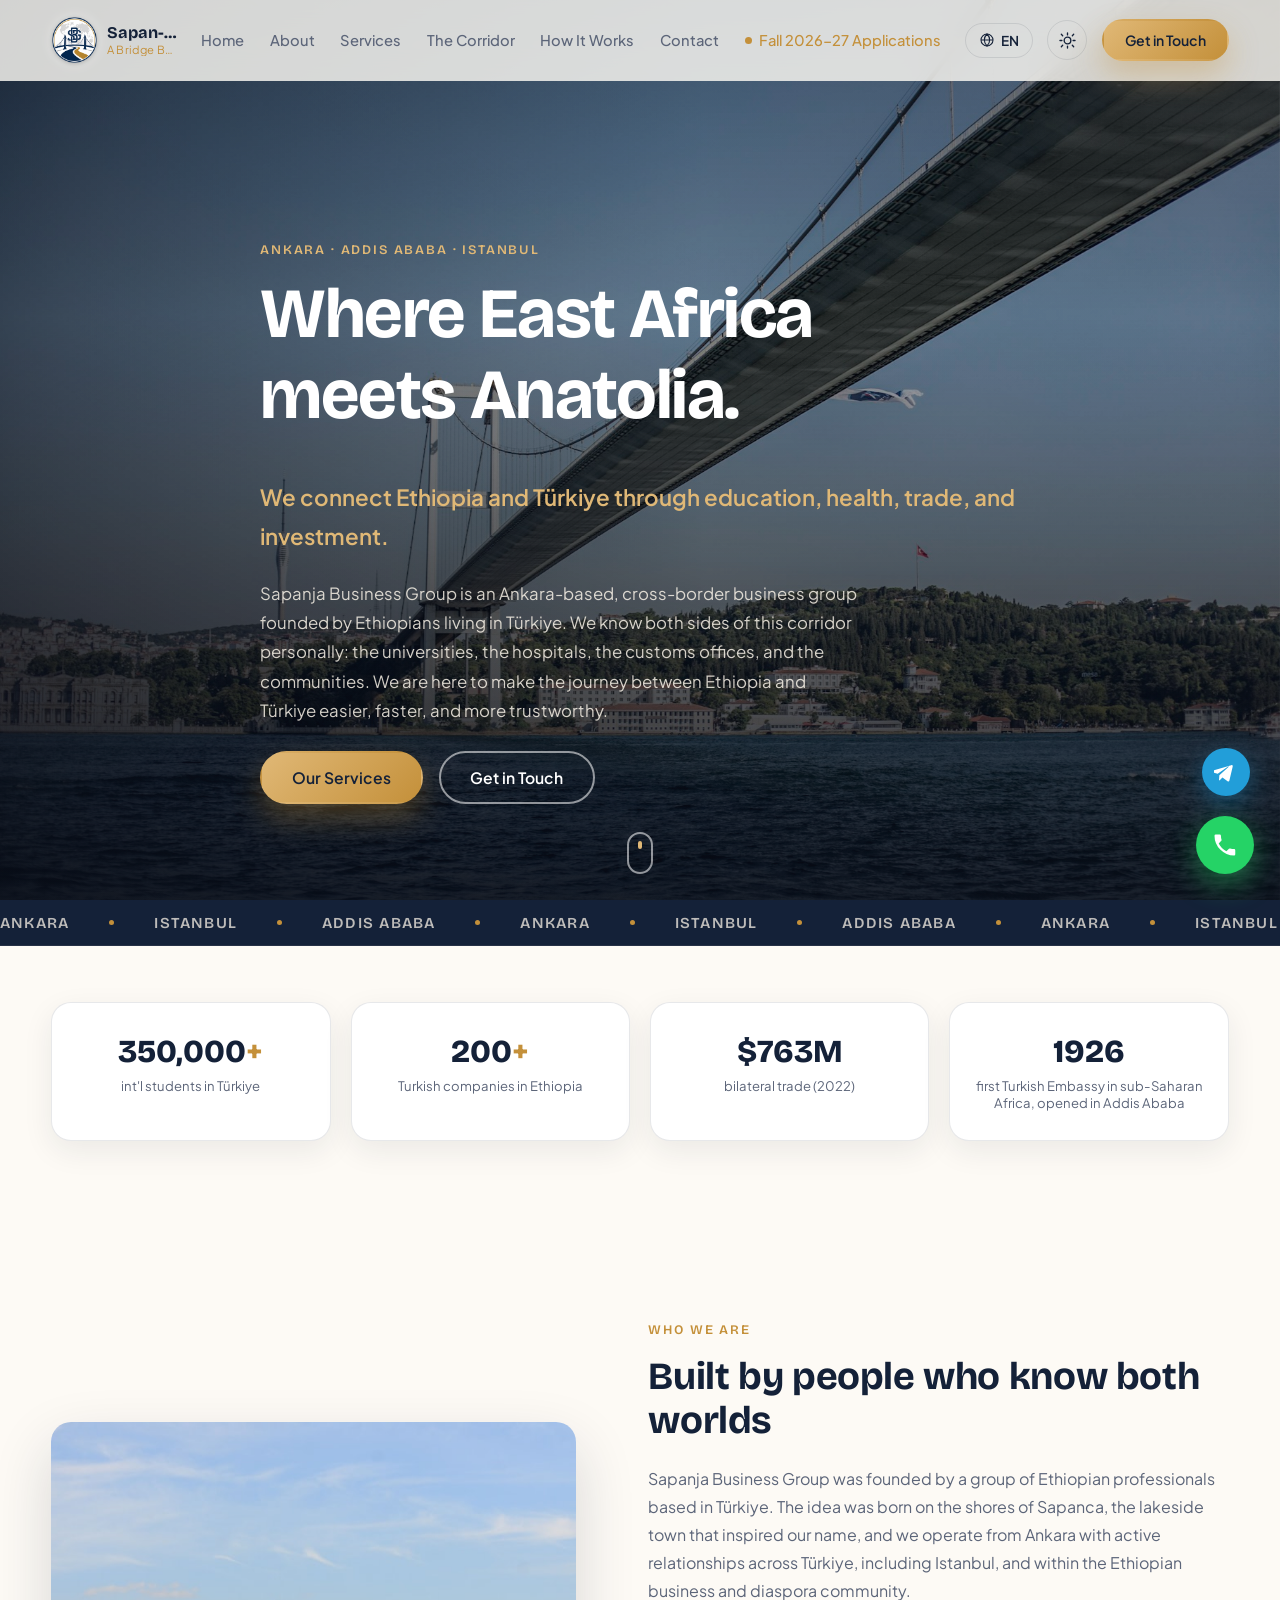
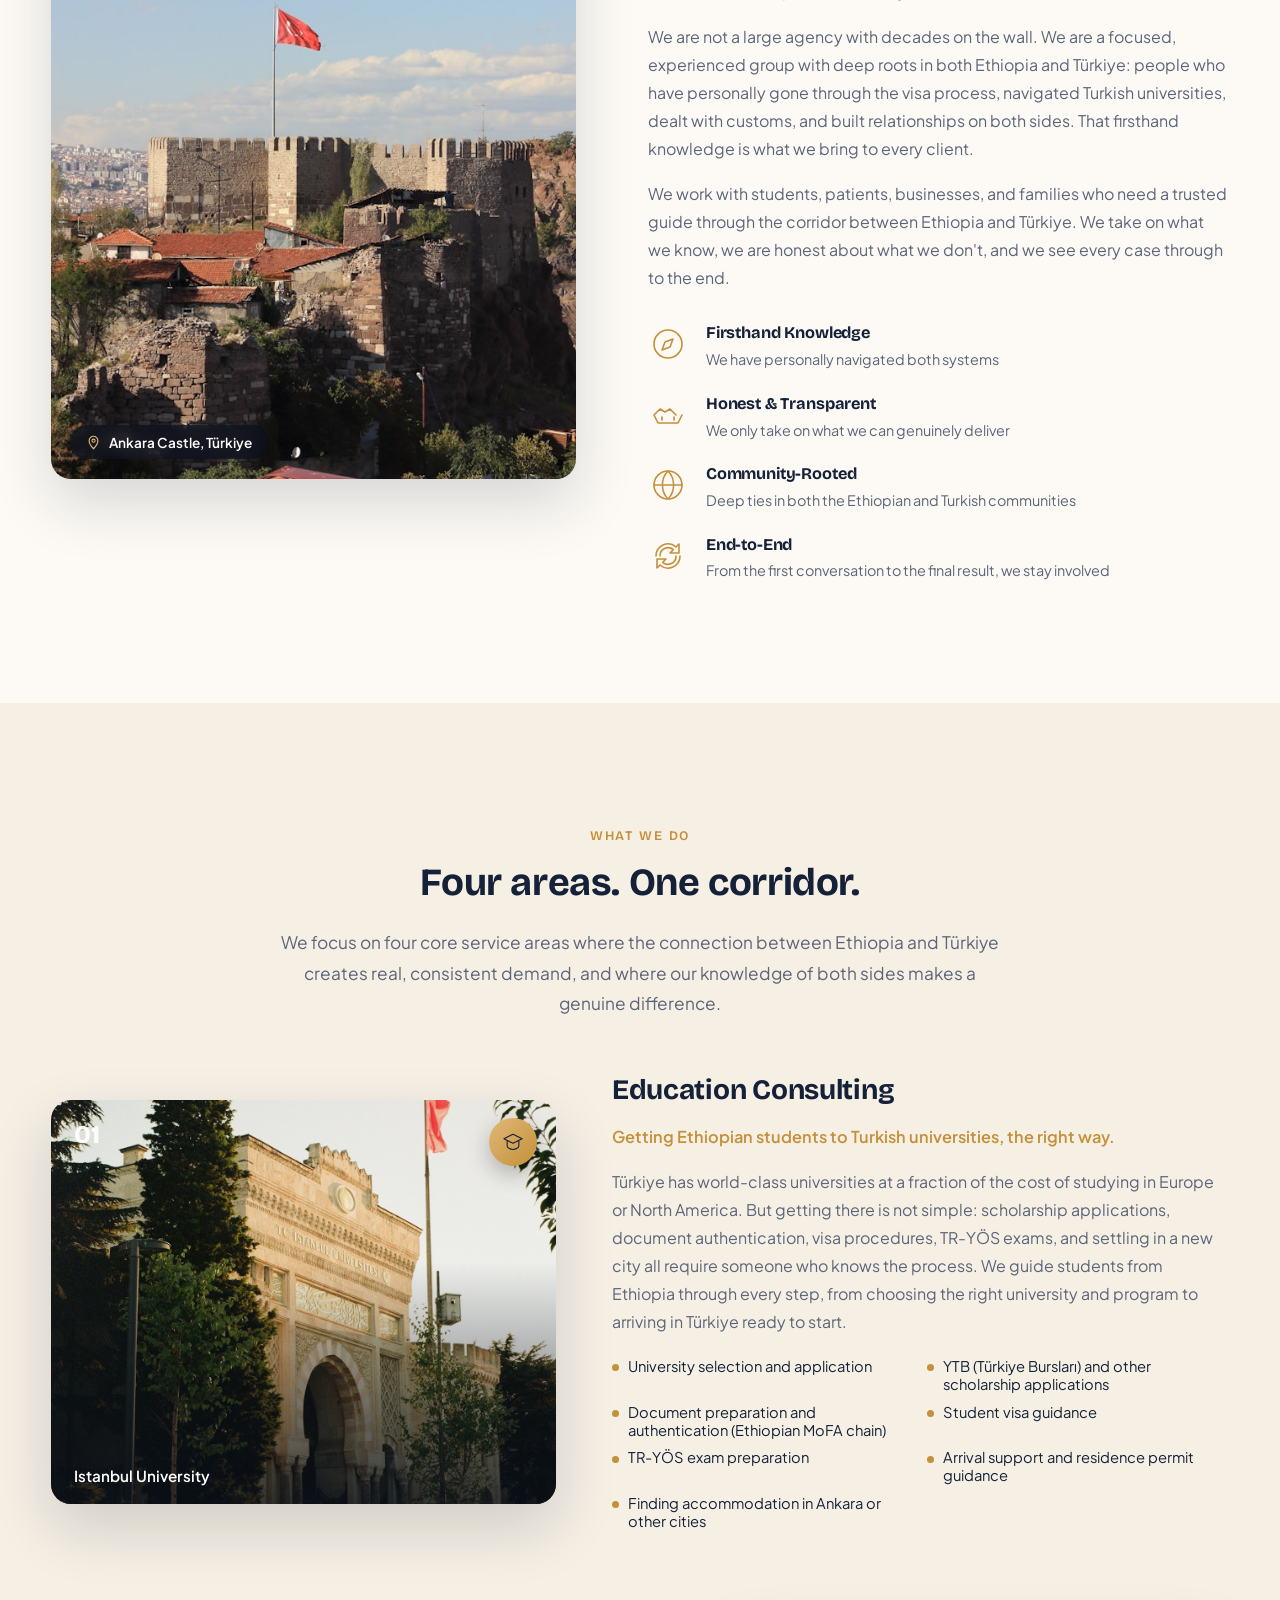
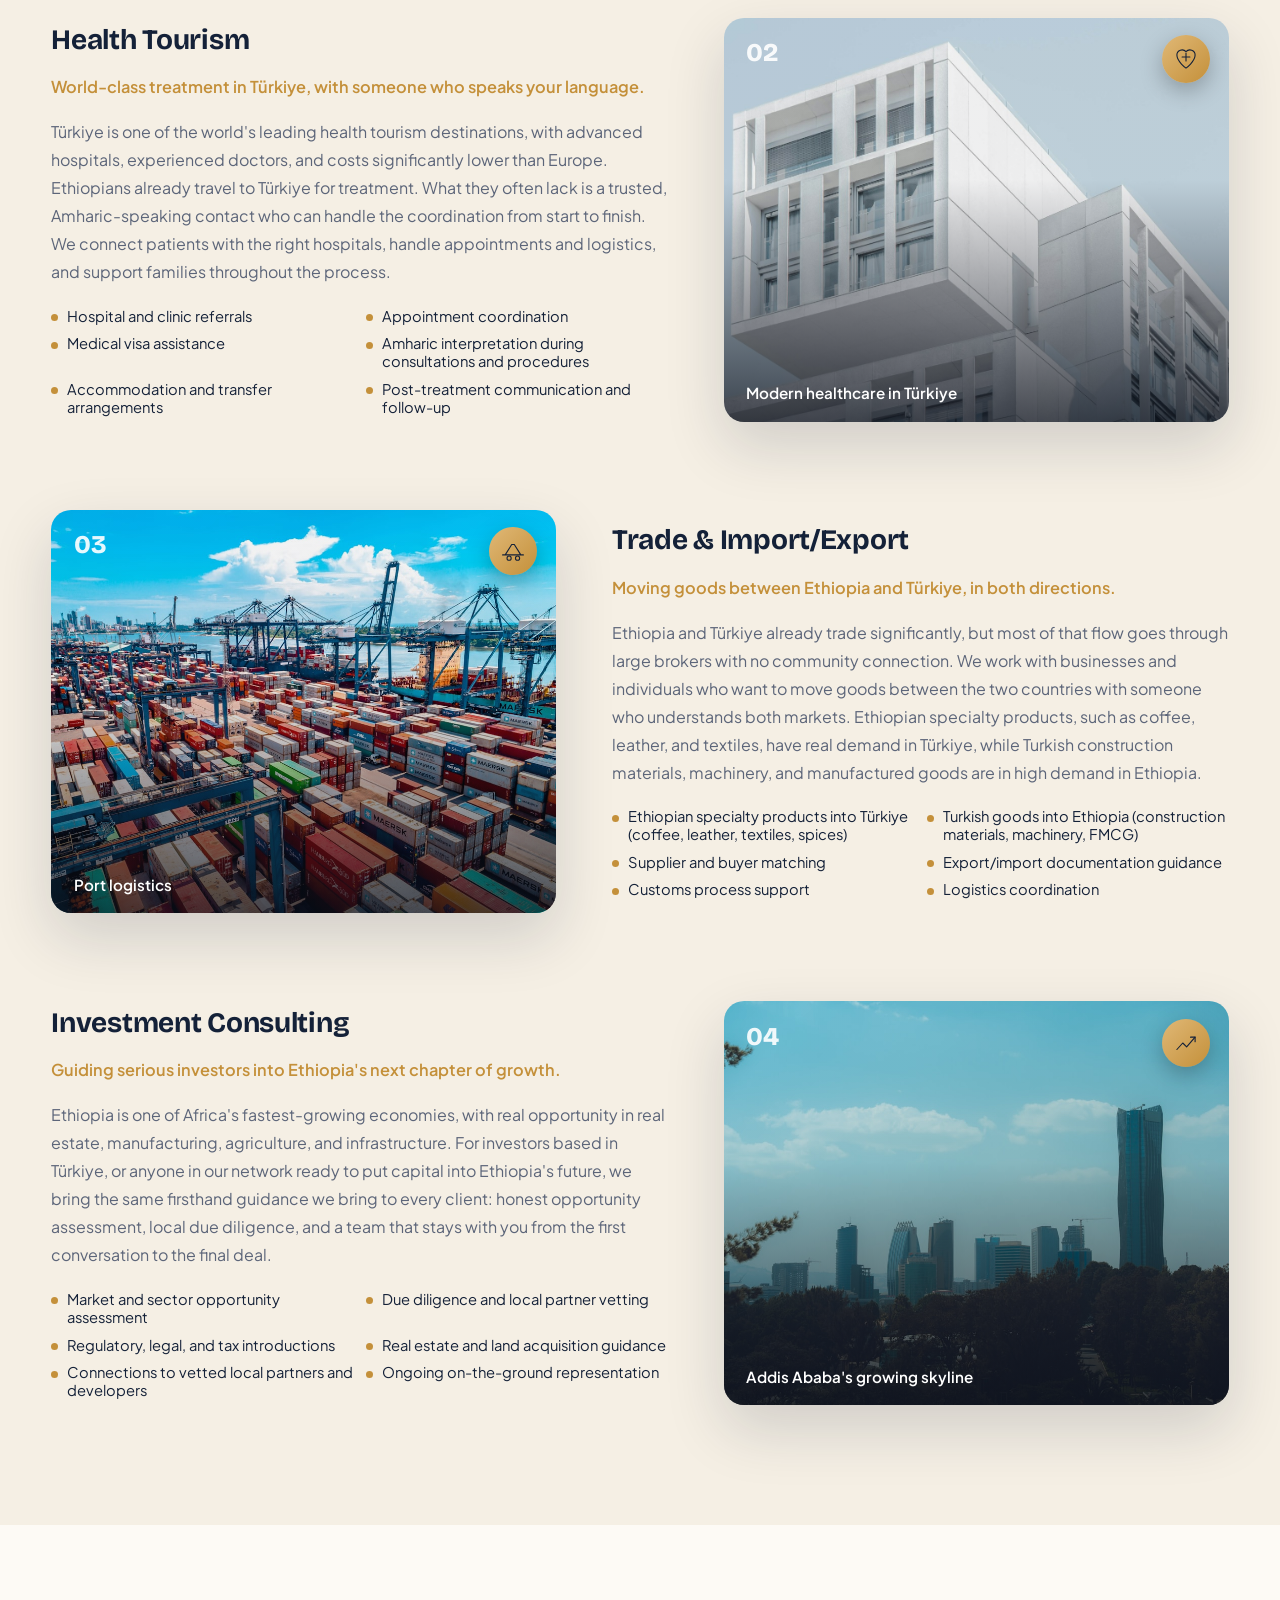
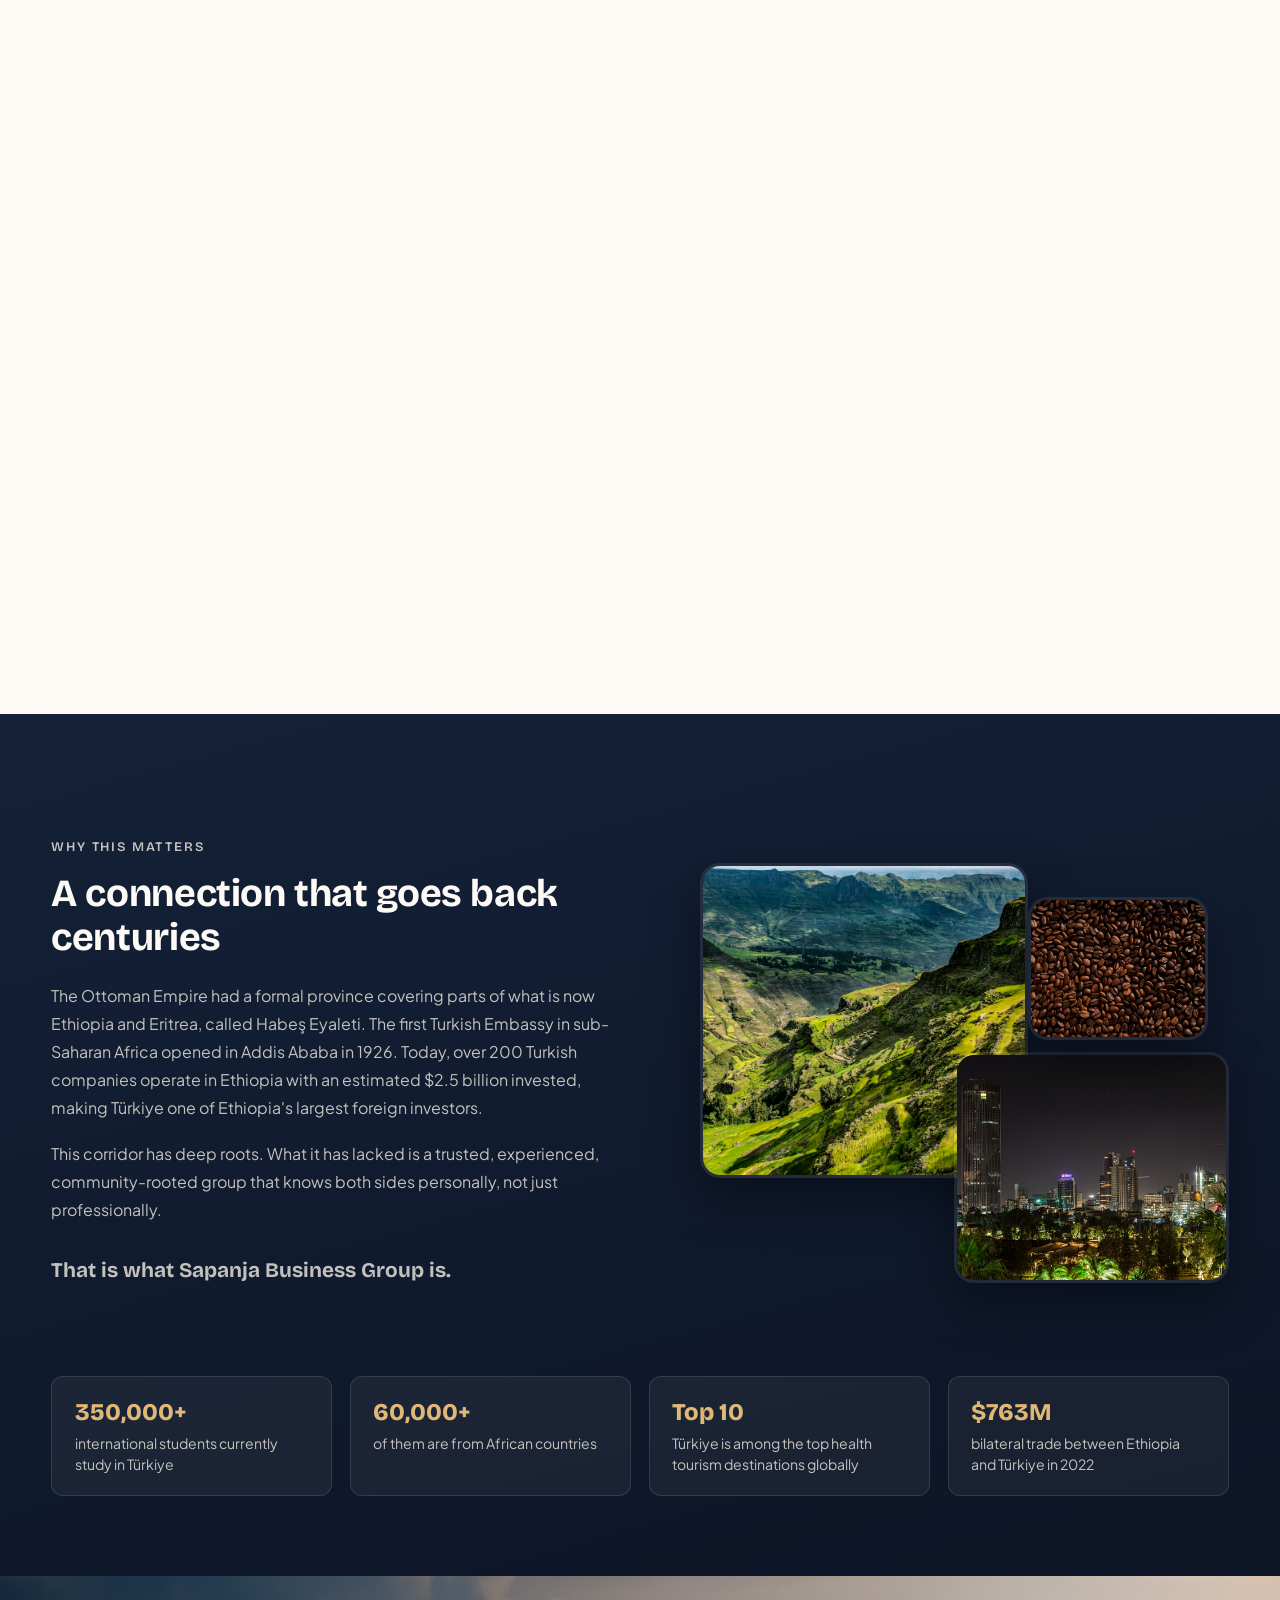
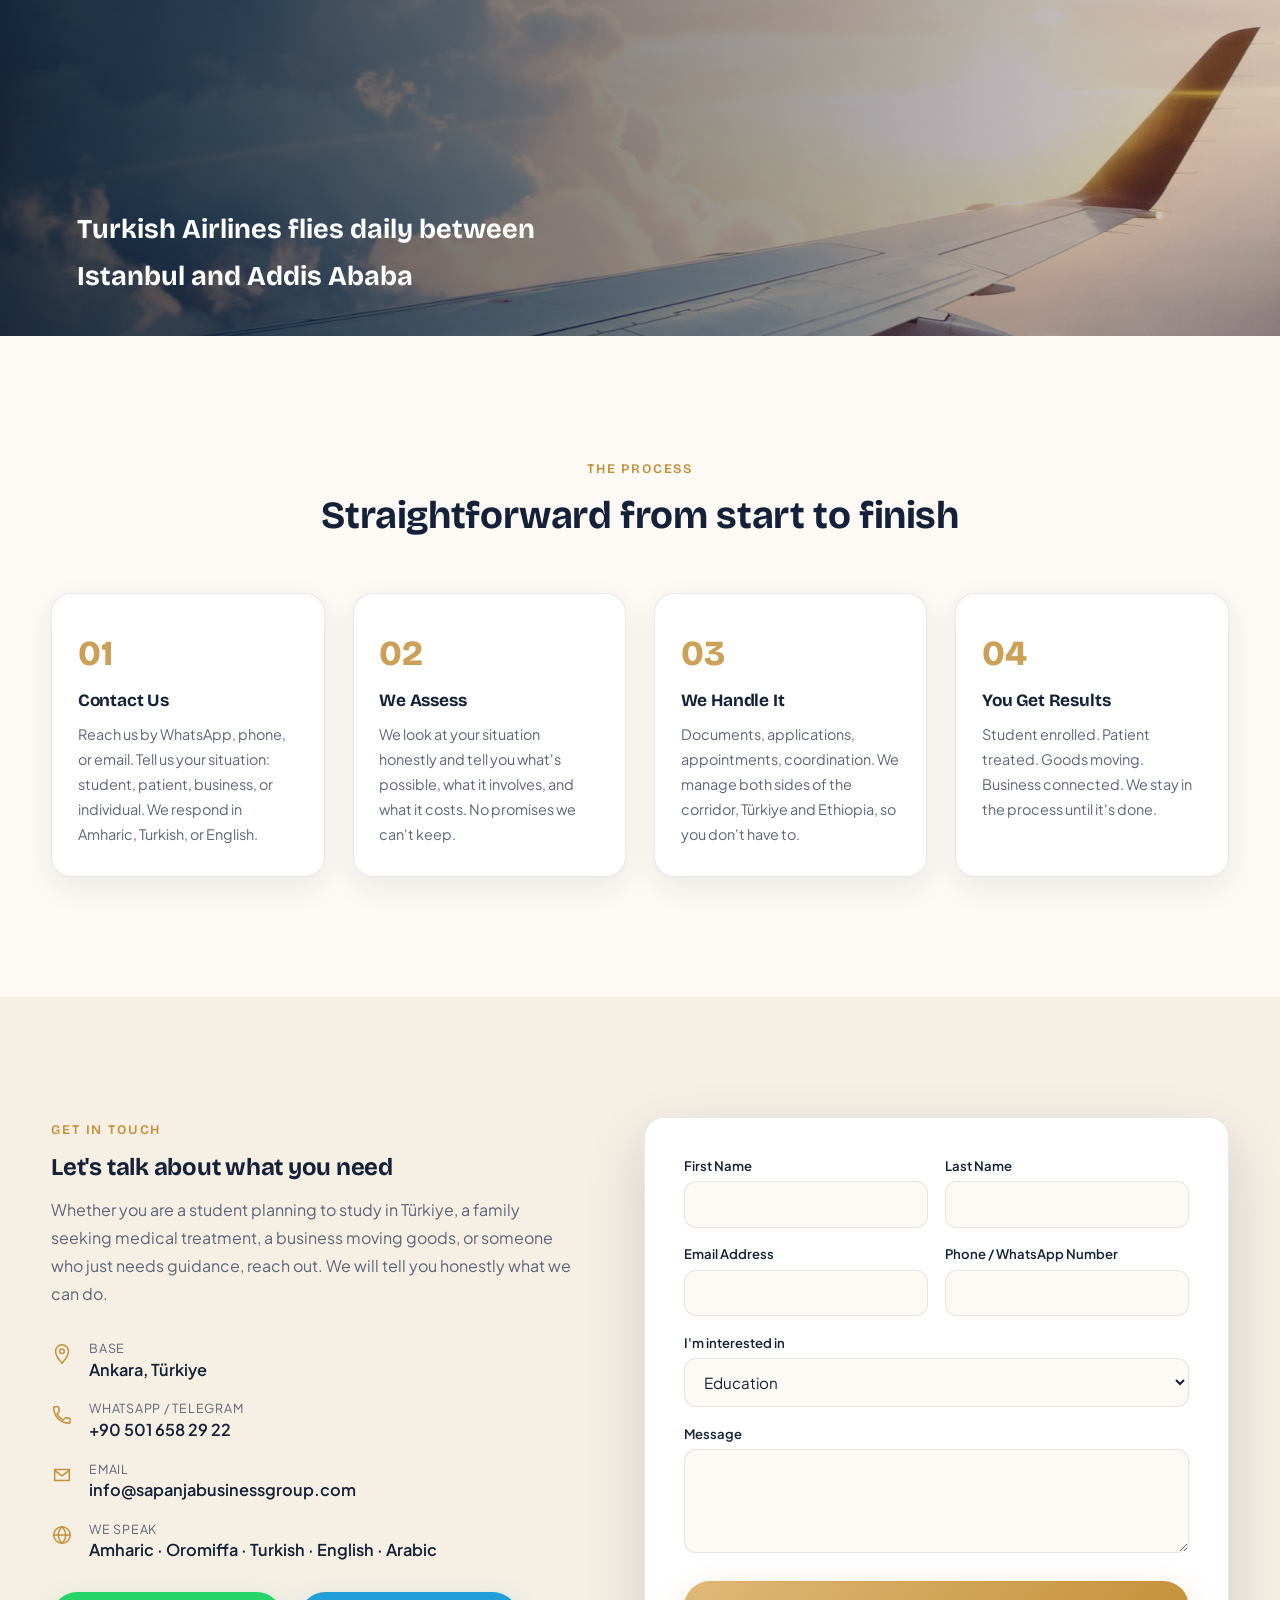
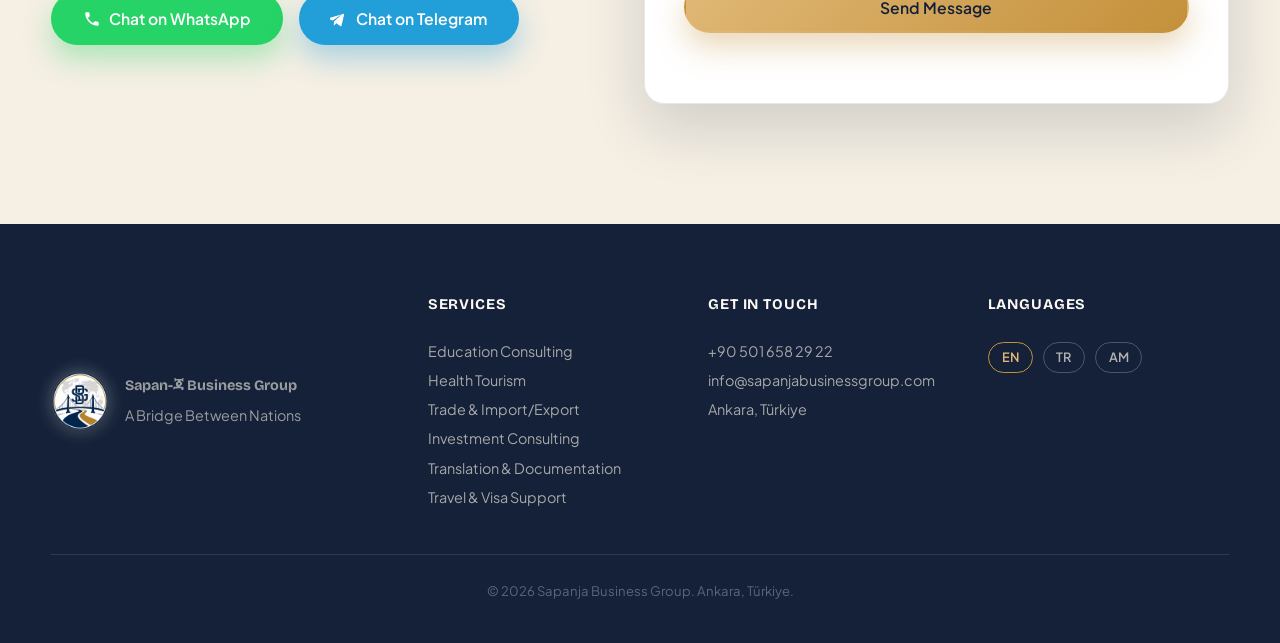
<file: index.html>
<!DOCTYPE html>
<html lang="en">
<head>
<meta charset="UTF-8">
<meta name="viewport" content="width=device-width, initial-scale=1.0">
<title>Sapanja Business Group | Ethiopia Türkiye Education, Health & Trade</title>
<meta name="description" content="Ankara-based cross-border business group connecting Ethiopia and Türkiye through education consulting, health tourism, import/export trade, and investment consulting. We speak Amharic, Oromiffa, Turkish, English, and Arabic.">
<meta name="keywords" content="study in Türkiye from Ethiopia, Ethiopian students Türkiye, health tourism Türkiye Ethiopia, Ethiopia Türkiye trade, Amharic Turkish translation, YTB scholarship Ethiopia, Ankara Ethiopia business">
<link rel="icon" type="image/png" href="assets/logo-icon.png">

<meta property="og:title" content="Sapanja Business Group | Connecting Ethiopia and Türkiye">
<meta property="og:description" content="Education, health tourism, trade, and investment between Ethiopia and Türkiye.">
<meta property="og:image" content="assets/images/hero-istanbul.jpg">
<meta property="og:type" content="website">

<link rel="preconnect" href="https://fonts.googleapis.com">
<link rel="preconnect" href="https://fonts.gstatic.com" crossorigin>
<link href="https://fonts.googleapis.com/css2?family=Bricolage+Grotesque:opsz,wght@12..96,400..800&family=Plus+Jakarta+Sans:ital,wght@0,400;0,500;0,600;0,700;0,800;1,500&family=Noto+Sans+Ethiopic:wght@400;500;600;700;800&display=swap" rel="stylesheet">

<link rel="stylesheet" href="css/styles.css">
</head>
<body>

<div id="preloader" aria-hidden="true">
  <div class="preloader-badge">
    <video class="preloader-video" src="assets/animation.mp4" autoplay muted playsinline></video>
  </div>
  <p class="preloader-text">A Bridge Between Nations</p>
</div>

<header class="site-header" id="siteHeader">
  <div class="container header-inner">
    <a href="#home" class="brand">
      <img src="assets/logo-icon.png" alt="Sapanja Business Group" class="brand-logo">
      <span class="brand-text">
        <span class="brand-name">Sapan-ጃ Business Group</span>
        <span class="brand-tag" data-i18n="footer.tagline">A Bridge Between Nations</span>
      </span>
    </a>

    <nav class="main-nav" id="mainNav">
      <a href="#home" data-i18n="nav.home">Home</a>
      <a href="#about" data-i18n="nav.about">About</a>
      <a href="#services" data-i18n="nav.services">Services</a>
      <a href="#corridor" data-i18n="nav.corridor">The Corridor</a>
      <a href="#process" data-i18n="nav.process">How It Works</a>
      <a href="#contact" data-i18n="nav.contact">Contact</a>
      <a href="/apply" class="nav-apply-link"><i></i><span data-i18n="nav.apply">Fall 2026-27 Applications</span></a>
    </nav>

    <div class="header-actions">
      <div class="lang-switch" id="langSwitch">
        <button type="button" class="lang-current" id="langButton" aria-haspopup="listbox" aria-expanded="false">
          <svg viewBox="0 0 24 24" class="icon-globe"><circle cx="12" cy="12" r="9"/><path d="M3 12h18M12 3c2.5 2.5 4 6 4 9s-1.5 6.5-4 9c-2.5-2.5-4-6-4-9s1.5-6.5 4-9Z"/></svg>
          <span id="langLabel">EN</span>
        </button>
        <ul class="lang-menu" id="langMenu" role="listbox" aria-label="Select language">
          <li role="option" data-lang="en">English</li>
          <li role="option" data-lang="tr">Türkçe</li>
          <li role="option" data-lang="am">አማርኛ</li>
        </ul>
      </div>

      <button type="button" class="theme-toggle" id="themeToggle" aria-label="Toggle dark mode">
        <svg class="icon-sun" viewBox="0 0 24 24"><circle cx="12" cy="12" r="4.2"/><path d="M12 2.5v2.4M12 19.1v2.4M4.2 4.2l1.7 1.7M18.1 18.1l1.7 1.7M2.5 12h2.4M19.1 12h2.4M4.2 19.8l1.7-1.7M18.1 5.9l1.7-1.7" stroke-linecap="round"/></svg>
        <svg class="icon-moon" viewBox="0 0 24 24"><path d="M20.2 14.6A8.4 8.4 0 1 1 9.4 3.8a6.7 6.7 0 0 0 10.8 10.8Z"/></svg>
      </button>

      <a class="btn btn-gold header-cta" href="#contact" data-i18n="nav.cta">Get in Touch</a>

      <button type="button" class="hamburger" id="hamburger" aria-label="Menu" aria-expanded="false">
        <span></span><span></span><span></span>
      </button>
    </div>
  </div>
</header>

<!-- HERO -->
<section class="hero" id="home">
  <div class="hero-media">
    <picture>
      <source media="(max-width: 640px)" srcset="assets/images/hero-istanbul-mobile.jpg">
      <img src="assets/images/hero-istanbul.jpg" alt="Bosphorus Bridge, Istanbul" class="hero-img">
    </picture>
    <div class="hero-scrim"></div>
  </div>

  <div class="container hero-inner">
    <p class="eyebrow eyebrow-light reveal" data-i18n="hero.eyebrow">Ankara · Addis Ababa · Istanbul</p>
    <h1 class="hero-headline reveal" data-i18n="hero.headline">Where East Africa meets Anatolia.</h1>
    <p class="hero-subheadline reveal" data-i18n="hero.subheadline">We connect Ethiopia and Türkiye through education, health, trade, and investment.</p>
    <p class="hero-body reveal" data-i18n="hero.body">Sapanja Business Group is an Ankara-based, cross-border business group founded by Ethiopians living in Türkiye.</p>

    <div class="hero-cta reveal">
      <a href="#services" class="btn btn-gold" data-i18n="hero.cta1">Our Services</a>
      <a href="#contact" class="btn btn-outline-light" data-i18n="hero.cta2">Get in Touch</a>
    </div>
  </div>

  <a href="#about" class="scroll-cue" aria-hidden="true"><span></span></a>
</section>

<!-- ROUTE MARQUEE -->
<div class="marquee">
  <div class="marquee-track">
    <span>Ankara</span><i></i><span>Istanbul</span><i></i><span>Addis Ababa</span><i></i>
    <span>Ankara</span><i></i><span>Istanbul</span><i></i><span>Addis Ababa</span><i></i>
    <span>Ankara</span><i></i><span>Istanbul</span><i></i><span>Addis Ababa</span><i></i>
    <span>Ankara</span><i></i><span>Istanbul</span><i></i><span>Addis Ababa</span><i></i>
  </div>
</div>

<!-- STATS -->
<section class="stats-strip">
  <div class="container stats-grid">
    <div class="stat-card reveal">
      <span class="stat-num" data-count="350000">0</span><span class="stat-plus">+</span>
      <span class="stat-label" data-i18n="stats.students">int'l students in Türkiye</span>
    </div>
    <div class="stat-card reveal">
      <span class="stat-num" data-count="200">0</span><span class="stat-plus">+</span>
      <span class="stat-label" data-i18n="stats.companies">Turkish companies in Ethiopia</span>
    </div>
    <div class="stat-card reveal">
      <span class="stat-num-plain">$763M</span>
      <span class="stat-label" data-i18n="stats.trade">bilateral trade (2022)</span>
    </div>
    <div class="stat-card reveal">
      <span class="stat-num-plain">1926</span>
      <span class="stat-label" data-i18n="corridor.fact5">first embassy in sub-Saharan Africa</span>
    </div>
  </div>
</section>

<!-- ABOUT -->
<section class="section" id="about">
  <div class="container about-grid">
    <div class="about-media reveal">
      <img src="assets/images/ankara-castle.jpg" alt="Ankara Castle overlooking the city, Türkiye" loading="lazy">
      <div class="about-media-caption">
        <svg viewBox="0 0 24 24" class="pin-icon"><path d="M12 22s7-7.58 7-13A7 7 0 0 0 5 9c0 5.42 7 13 7 13Z"/><circle cx="12" cy="9" r="2.5"/></svg>
        <span data-i18n="about.imageCaption">Ankara Castle, Türkiye</span>
      </div>
    </div>

    <div class="about-copy reveal">
      <p class="eyebrow" data-i18n="about.eyebrow">Who We Are</p>
      <h2 data-i18n="about.headline">Built by people who know both worlds</h2>
      <p data-i18n="about.body1">Sapanja Business Group was founded by a group of Ethiopian professionals based in Türkiye.</p>
      <p data-i18n="about.body2">We are not a large agency with decades on the wall.</p>
      <p data-i18n="about.body3">We work with students, patients, businesses, and families who need a trusted guide.</p>

      <div class="value-list">
        <div class="value-row">
          <svg viewBox="0 0 40 40" class="value-icon"><circle cx="20" cy="20" r="14"/><path d="M25 15l-3 8-8 3 3-8 8-3Z"/></svg>
          <div><h3 data-i18n="about.value1.title">Firsthand Knowledge</h3><p data-i18n="about.value1.desc">We have personally navigated both systems</p></div>
        </div>
        <div class="value-row">
          <svg viewBox="0 0 40 40" class="value-icon"><path d="M6 20l6-6 5 3 5-3 6 6M6 20l4 8h20l4-8M14 22v3M26 22v3"/></svg>
          <div><h3 data-i18n="about.value2.title">Honest &amp; Transparent</h3><p data-i18n="about.value2.desc">We only take on what we can genuinely deliver</p></div>
        </div>
        <div class="value-row">
          <svg viewBox="0 0 40 40" class="value-icon"><circle cx="20" cy="20" r="14"/><path d="M6 20h28M20 6c3.5 3.5 5.6 8.5 5.6 14S23.5 30.5 20 34c-3.5-3.5-5.6-8.5-5.6-14S16.5 9.5 20 6Z"/></svg>
          <div><h3 data-i18n="about.value3.title">Community-Rooted</h3><p data-i18n="about.value3.desc">Deep ties in both the Ethiopian and Turkish communities</p></div>
        </div>
        <div class="value-row">
          <svg viewBox="0 0 40 40" class="value-icon"><path d="M8 20a12 12 0 0 1 20-9l3-3v9h-9l3.3-3.3A8 8 0 0 0 12 20"/><path d="M32 20a12 12 0 0 1-20 9l-3 3v-9h9l-3.3 3.3A8 8 0 0 0 28 20"/></svg>
          <div><h3 data-i18n="about.value4.title">End-to-End</h3><p data-i18n="about.value4.desc">From the first conversation to the final result, we stay involved</p></div>
        </div>
      </div>
    </div>
  </div>
</section>

<!-- SERVICES -->
<section class="section section-alt" id="services">
  <div class="container">
    <div class="section-head reveal">
      <p class="eyebrow" data-i18n="services.eyebrow">What We Do</p>
      <h2 data-i18n="services.headline">Three areas. One corridor.</h2>
      <p class="section-intro" data-i18n="services.intro">We focus on three core service areas where the connection between Ethiopia and Türkiye creates real, consistent demand.</p>
    </div>

    <div class="service-block reveal">
      <div class="service-media">
        <img src="assets/images/education-university.jpg" alt="Istanbul University historic gate" loading="lazy">
        <span class="service-number">01</span>
        <span class="service-badge">
          <svg viewBox="0 0 40 40"><path d="M20 8 6 15l14 7 14-7-14-7Z"/><path d="M11 18v8c0 2.5 4.5 5.5 9 5.5s9-3 9-5.5v-8"/></svg>
        </span>
        <span class="service-caption" data-i18n="service1.imageCaption">Istanbul University</span>
      </div>
      <div class="service-copy">
        <h3 data-i18n="service1.title">Education Consulting</h3>
        <p class="service-tagline" data-i18n="service1.tagline">Getting Ethiopian students to Turkish universities, the right way.</p>
        <p data-i18n="service1.body">Türkiye has world-class universities at a fraction of the cost of studying in Europe or North America.</p>
        <ul class="service-list" id="service1List"></ul>
      </div>
    </div>

    <div class="service-block reverse reveal">
      <div class="service-media">
        <img src="assets/images/health-hospital.jpg" alt="Modern hospital building facade in Türkiye" loading="lazy">
        <span class="service-number">02</span>
        <span class="service-badge">
          <svg viewBox="0 0 40 40"><path d="M20 34S6 24 6 14a8 8 0 0 1 14-5.3A8 8 0 0 1 34 14c0 10-14 20-14 20Z"/><path d="M14 17h12M20 11v12" stroke-linecap="round"/></svg>
        </span>
        <span class="service-caption" data-i18n="service2.imageCaption">Modern healthcare in Türkiye</span>
      </div>
      <div class="service-copy">
        <h3 data-i18n="service2.title">Health Tourism</h3>
        <p class="service-tagline" data-i18n="service2.tagline">World-class treatment in Türkiye, with someone who speaks your language.</p>
        <p data-i18n="service2.body">Türkiye is one of the world's leading health tourism destinations, with advanced hospitals and experienced doctors.</p>
        <ul class="service-list" id="service2List"></ul>
      </div>
    </div>

    <div class="service-block reveal">
      <div class="service-media">
        <img src="assets/images/trade-containers.jpg" alt="Shipping containers at a busy port" loading="lazy">
        <span class="service-number">03</span>
        <span class="service-badge">
          <svg viewBox="0 0 40 40"><path d="M4 26h32M8 26 18 10h4l10 16" /><circle cx="14" cy="31" r="3.2"/><circle cx="27" cy="31" r="3.2"/></svg>
        </span>
        <span class="service-caption" data-i18n="service3.imageCaption">Port logistics</span>
      </div>
      <div class="service-copy">
        <h3 data-i18n="service3.title">Trade &amp; Import/Export</h3>
        <p class="service-tagline" data-i18n="service3.tagline">Moving goods between Ethiopia and Türkiye, in both directions.</p>
        <p data-i18n="service3.body">Ethiopia and Türkiye already trade significantly, but most of that flow goes through large brokers with no community connection.</p>
        <ul class="service-list" id="service3List"></ul>
      </div>
    </div>

    <div class="service-block reverse reveal">
      <div class="service-media">
        <img src="assets/images/investment-addis.jpg" alt="Addis Ababa skyline with skyscrapers and construction cranes" loading="lazy">
        <span class="service-number">04</span>
        <span class="service-badge">
          <svg viewBox="0 0 40 40"><path d="M6 30 15 20l6 6 13-15" stroke-linecap="round" stroke-linejoin="round"/><path d="M27 11h7v7" stroke-linecap="round" stroke-linejoin="round"/></svg>
        </span>
        <span class="service-caption" data-i18n="service4.imageCaption">Addis Ababa's growing skyline</span>
      </div>
      <div class="service-copy">
        <h3 data-i18n="service4.title">Investment Consulting</h3>
        <p class="service-tagline" data-i18n="service4.tagline">Guiding serious investors into Ethiopia's next chapter of growth.</p>
        <p data-i18n="service4.body">Ethiopia is one of Africa's fastest-growing economies, with real opportunity in real estate, manufacturing, agriculture, and infrastructure.</p>
        <ul class="service-list" id="service4List"></ul>
      </div>
    </div>
  </div>
</section>

<!-- ADDITIONAL SERVICES -->
<section class="section" id="additional">
  <div class="container">
    <div class="section-head reveal">
      <p class="eyebrow" data-i18n="additional.eyebrow">Also Available</p>
      <h2 data-i18n="additional.headline">Supporting services</h2>
    </div>

    <div class="additional-grid reveal">
      <div class="additional-card">
        <svg viewBox="0 0 48 48" class="additional-icon"><path d="M10 6h20l8 8v28H10V6Z"/><path d="M30 6v8h8" /><path d="M16 24h16M16 30h16M16 36h10"/></svg>
        <h3 data-i18n="additional.item1.title">Translation &amp; Documentation</h3>
        <p data-i18n="additional.item1.body">Sworn Amharic, Turkish, and English translation, plus document authentication and notarization support.</p>
      </div>
      <div class="additional-card">
        <svg viewBox="0 0 48 48" class="additional-icon"><path d="M6 24 42 8 30 40l-6-14-14-2Z"/></svg>
        <h3 data-i18n="additional.item2.title">Travel &amp; Visa Support</h3>
        <p data-i18n="additional.item2.body">Visa facilitation, travel coordination, and relocation guidance for individuals and families.</p>
      </div>
      <div class="additional-card">
        <svg viewBox="0 0 48 48" class="additional-icon"><circle cx="17" cy="16" r="6"/><circle cx="33" cy="16" r="6"/><path d="M6 40c0-7 5-12 11-12s11 5 11 12M20 40c0-7 5-12 11-12s11 5 11 12"/></svg>
        <h3 data-i18n="additional.item3.title">Business Introductions</h3>
        <p data-i18n="additional.item3.body">Introductions based on real relationships between Turkish and Ethiopian businesses.</p>
      </div>
    </div>
  </div>
</section>

<!-- CORRIDOR -->
<section class="section section-dark" id="corridor">
  <div class="container corridor-grid">
    <div class="reveal">
      <p class="eyebrow eyebrow-light" data-i18n="corridor.eyebrow">Why This Matters</p>
      <h2 data-i18n="corridor.headline">A connection that goes back centuries</h2>
      <p data-i18n="corridor.body1">The Ottoman Empire had a formal province covering parts of what is now Ethiopia and Eritrea, called Habeş Eyaleti.</p>
      <p data-i18n="corridor.body2">This corridor has deep roots.</p>
      <p class="corridor-statement" data-i18n="corridor.body3">That is what Sapanja Business Group is.</p>
    </div>

    <div class="corridor-photos reveal">
      <img src="assets/images/ethiopia-highlands.jpg" alt="Ethiopian highlands landscape" class="corridor-photo photo-a" loading="lazy">
      <img src="assets/images/addis-ababa.jpg" alt="Addis Ababa skyline at night" class="corridor-photo photo-b" loading="lazy">
      <img src="assets/images/coffee-beans.jpg" alt="Roasted Ethiopian coffee beans" class="corridor-photo photo-c" loading="lazy">
    </div>
  </div>

  <div class="container corridor-facts reveal">
    <div class="fact"><span class="fact-num">350,000+</span><span data-i18n="corridor.fact1">international students currently study in Türkiye</span></div>
    <div class="fact"><span class="fact-num">60,000+</span><span data-i18n="corridor.fact2">of them are from African countries</span></div>
    <div class="fact"><span class="fact-num">Top 10</span><span data-i18n="corridor.fact3">Türkiye is among the top health tourism destinations globally</span></div>
    <div class="fact"><span class="fact-num">$763M</span><span data-i18n="corridor.fact4">bilateral trade between Ethiopia and Türkiye in 2022</span></div>
  </div>
</section>

<!-- TRAVEL BAND -->
<section class="travel-band">
  <img src="assets/images/corridor-airplane.jpg" alt="Airplane wing above the clouds" loading="lazy">
  <div class="travel-band-scrim"></div>
  <p class="reveal" data-i18n="corridor.travelCaption">Turkish Airlines flies daily between Istanbul and Addis Ababa</p>
</section>

<!-- PROCESS -->
<section class="section" id="process">
  <div class="container">
    <div class="section-head reveal">
      <p class="eyebrow" data-i18n="process.eyebrow">The Process</p>
      <h2 data-i18n="process.headline">Straightforward from start to finish</h2>
    </div>

    <div class="process-grid reveal">
      <div class="process-step">
        <span class="process-num">01</span>
        <h3 data-i18n="process.step1.title">Contact Us</h3>
        <p data-i18n="process.step1.desc">Reach us by WhatsApp, phone, or email.</p>
      </div>
      <div class="process-step">
        <span class="process-num">02</span>
        <h3 data-i18n="process.step2.title">We Assess</h3>
        <p data-i18n="process.step2.desc">We look at your situation honestly and tell you what is possible.</p>
      </div>
      <div class="process-step">
        <span class="process-num">03</span>
        <h3 data-i18n="process.step3.title">We Handle It</h3>
        <p data-i18n="process.step3.desc">Documents, applications, appointments, coordination.</p>
      </div>
      <div class="process-step">
        <span class="process-num">04</span>
        <h3 data-i18n="process.step4.title">You Get Results</h3>
        <p data-i18n="process.step4.desc">Student enrolled. Patient treated. Goods moving. Business connected.</p>
      </div>
    </div>
  </div>
</section>

<!-- CONTACT -->
<section class="section section-alt" id="contact">
  <div class="container contact-grid">
    <div class="contact-info reveal">
      <p class="eyebrow" data-i18n="contact.eyebrow">Get In Touch</p>
      <h2 data-i18n="contact.headline">Let's talk about what you need</h2>
      <p data-i18n="contact.body">Whether you are a student, a family seeking medical treatment, or a business moving goods, reach out.</p>

      <ul class="contact-list">
        <li>
          <svg viewBox="0 0 24 24" class="contact-icon"><path d="M12 22s7-7.58 7-13A7 7 0 0 0 5 9c0 5.42 7 13 7 13Z"/><circle cx="12" cy="9" r="2.5"/></svg>
          <div><span class="contact-label" data-i18n="contact.base">Base</span><strong>Ankara, Türkiye</strong></div>
        </li>
        <li>
          <svg viewBox="0 0 24 24" class="contact-icon"><path d="M6.6 10.8c1.4 2.8 3.8 5.1 6.6 6.6l2.2-2.2a1 1 0 0 1 1-.25 11 11 0 0 0 3.4.55 1 1 0 0 1 1 1V20a1 1 0 0 1-1 1A17 17 0 0 1 3 4a1 1 0 0 1 1-1h3.5a1 1 0 0 1 1 1 11 11 0 0 0 .55 3.4 1 1 0 0 1-.25 1L6.6 10.8Z"/></svg>
          <div><span class="contact-label" data-i18n="contact.whatsapp">WhatsApp / Telegram</span><a href="https://wa.me/905016582922" target="_blank" rel="noopener"><strong>+90 501 658 29 22</strong></a></div>
        </li>
        <li>
          <svg viewBox="0 0 24 24" class="contact-icon"><path d="M4 6h16v12H4V6Z"/><path d="m4 7 8 6 8-6"/></svg>
          <div><span class="contact-label" data-i18n="contact.emailLabel">Email</span><a href="mailto:info@sapanjabusinessgroup.com"><strong>info@sapanjabusinessgroup.com</strong></a></div>
        </li>
        <li>
          <svg viewBox="0 0 24 24" class="contact-icon"><circle cx="12" cy="12" r="9"/><path d="M3 12h18M12 3c2.5 2.5 4 6 4 9s-1.5 6.5-4 9c-2.5-2.5-4-6-4-9s1.5-6.5 4-9Z"/></svg>
          <div><span class="contact-label" data-i18n="contact.languages">We speak</span><strong data-i18n="contact.languagesValue">Amharic · Oromiffa · Turkish · English · Arabic</strong></div>
        </li>
      </ul>

      <div class="contact-cta-row">
        <a href="https://wa.me/905016582922" target="_blank" rel="noopener" class="btn btn-whatsapp">
          <svg viewBox="0 0 24 24" class="btn-icon"><path d="M6.6 10.8c1.4 2.8 3.8 5.1 6.6 6.6l2.2-2.2a1 1 0 0 1 1-.25 11 11 0 0 0 3.4.55 1 1 0 0 1 1 1V20a1 1 0 0 1-1 1A17 17 0 0 1 3 4a1 1 0 0 1 1-1h3.5a1 1 0 0 1 1 1 11 11 0 0 0 .55 3.4 1 1 0 0 1-.25 1L6.6 10.8Z"/></svg>
          <span data-i18n="contact.whatsappCta">Chat on WhatsApp</span>
        </a>
        <a href="https://t.me/+905016582922" target="_blank" rel="noopener" class="btn btn-telegram">
          <svg viewBox="0 0 240 240" class="btn-icon"><path d="M186.6 68.2 154 205.2c-2.5 10.9-9.1 13.5-18.4 8.4l-51-37.6-24.6 23.7c-2.7 2.7-5 5-10.2 5l3.6-51.6 94.2-85.2c4.1-3.6-.9-5.7-6.4-2.1L36.8 138.2l-50.6-15.9c-11-3.5-11.2-11 2.3-16.2L172.5 51.6c9.2-3.4 17.2 2.2 14.1 16.6Z"/></svg>
          <span data-i18n="contact.telegramCta">Chat on Telegram</span>
        </a>
      </div>
    </div>

    <form class="contact-form reveal" id="contactForm">
      <div class="form-row">
        <div class="form-field">
          <label for="firstName" data-i18n="form.firstName">First Name</label>
          <input type="text" id="firstName" name="firstName" required>
        </div>
        <div class="form-field">
          <label for="lastName" data-i18n="form.lastName">Last Name</label>
          <input type="text" id="lastName" name="lastName" required>
        </div>
      </div>
      <div class="form-row">
        <div class="form-field">
          <label for="email" data-i18n="form.email">Email Address</label>
          <input type="email" id="email" name="email" required>
        </div>
        <div class="form-field">
          <label for="phone" data-i18n="form.phone">Phone / WhatsApp Number</label>
          <input type="tel" id="phone" name="phone" required>
        </div>
      </div>
      <div class="form-field">
        <label for="interest" data-i18n="form.interest">I'm interested in</label>
        <select id="interest" name="interest">
          <option value="education" data-i18n="form.opt.education">Education</option>
          <option value="health" data-i18n="form.opt.health">Health Tourism</option>
          <option value="trade" data-i18n="form.opt.trade">Trade</option>
          <option value="investment" data-i18n="form.opt.investment">Investment Consulting</option>
          <option value="translation" data-i18n="form.opt.translation">Translation</option>
          <option value="travel" data-i18n="form.opt.travel">Travel &amp; Visa</option>
          <option value="business" data-i18n="form.opt.business">Business Introduction</option>
          <option value="other" data-i18n="form.opt.other">Other</option>
        </select>
      </div>
      <div class="form-field">
        <label for="message" data-i18n="form.message">Message</label>
        <textarea id="message" name="message" rows="4" required></textarea>
      </div>
      <button type="submit" class="btn btn-gold form-submit" data-i18n="form.submit">Send Message</button>
      <p class="form-note" id="formNote"></p>
    </form>
  </div>
</section>

<!-- FOOTER -->
<footer class="site-footer">
  <div class="container footer-inner">
    <div class="footer-brand">
      <img src="assets/logo-icon.png" alt="Sapanja Business Group" class="footer-logo">
      <div class="footer-brand-text">
        <p class="footer-brand-name">Sapan-ጃ Business Group</p>
        <p data-i18n="footer.tagline">A Bridge Between Nations</p>
      </div>
    </div>

    <div class="footer-col">
      <h4 data-i18n="footer.servicesTitle">Services</h4>
      <a href="#services" data-i18n="service1.title">Education Consulting</a>
      <a href="#services" data-i18n="service2.title">Health Tourism</a>
      <a href="#services" data-i18n="service3.title">Trade</a>
      <a href="#services" data-i18n="service4.title">Investment Consulting</a>
      <a href="#additional" data-i18n="additional.item1.title">Translation</a>
      <a href="#additional" data-i18n="additional.item2.title">Travel &amp; Visa</a>
    </div>

    <div class="footer-col">
      <h4 data-i18n="contact.eyebrow">Get In Touch</h4>
      <a href="tel:+905016582922">+90 501 658 29 22</a>
      <a href="mailto:info@sapanjabusinessgroup.com">info@sapanjabusinessgroup.com</a>
      <span data-i18n="contact.baseValue">Ankara, Türkiye</span>
    </div>

    <div class="footer-col">
      <h4 data-i18n="footer.languagesTitle">Languages</h4>
      <div class="footer-langs">
        <button type="button" data-lang="en">EN</button>
        <button type="button" data-lang="tr">TR</button>
        <button type="button" data-lang="am">AM</button>
      </div>
    </div>
  </div>
  <div class="footer-bottom">
    <p>&copy; <span id="year"></span> Sapanja Business Group. Ankara, Türkiye.</p>
  </div>
</footer>

<a href="https://t.me/+905016582922" target="_blank" rel="noopener" class="telegram-float" aria-label="Chat on Telegram">
  <svg viewBox="0 0 240 240"><path d="M186.6 68.2 154 205.2c-2.5 10.9-9.1 13.5-18.4 8.4l-51-37.6-24.6 23.7c-2.7 2.7-5 5-10.2 5l3.6-51.6 94.2-85.2c4.1-3.6-.9-5.7-6.4-2.1L36.8 138.2l-50.6-15.9c-11-3.5-11.2-11 2.3-16.2L172.5 51.6c9.2-3.4 17.2 2.2 14.1 16.6Z"/></svg>
</a>

<a href="https://wa.me/905016582922" target="_blank" rel="noopener" class="whatsapp-float" aria-label="Chat on WhatsApp">
  <svg viewBox="0 0 24 24"><path d="M6.6 10.8c1.4 2.8 3.8 5.1 6.6 6.6l2.2-2.2a1 1 0 0 1 1-.25 11 11 0 0 0 3.4.55 1 1 0 0 1 1 1V20a1 1 0 0 1-1 1A17 17 0 0 1 3 4a1 1 0 0 1 1-1h3.5a1 1 0 0 1 1 1 11 11 0 0 0 .55 3.4 1 1 0 0 1-.25 1L6.6 10.8Z"/></svg>
</a>

<button type="button" class="back-to-top" id="backToTop" aria-label="Back to top">
  <svg viewBox="0 0 24 24"><path d="M12 19V5M5 12l7-7 7 7"/></svg>
</button>

<script src="js/i18n.js"></script>
<script src="js/main.js"></script>
</body>
</html>
</file>
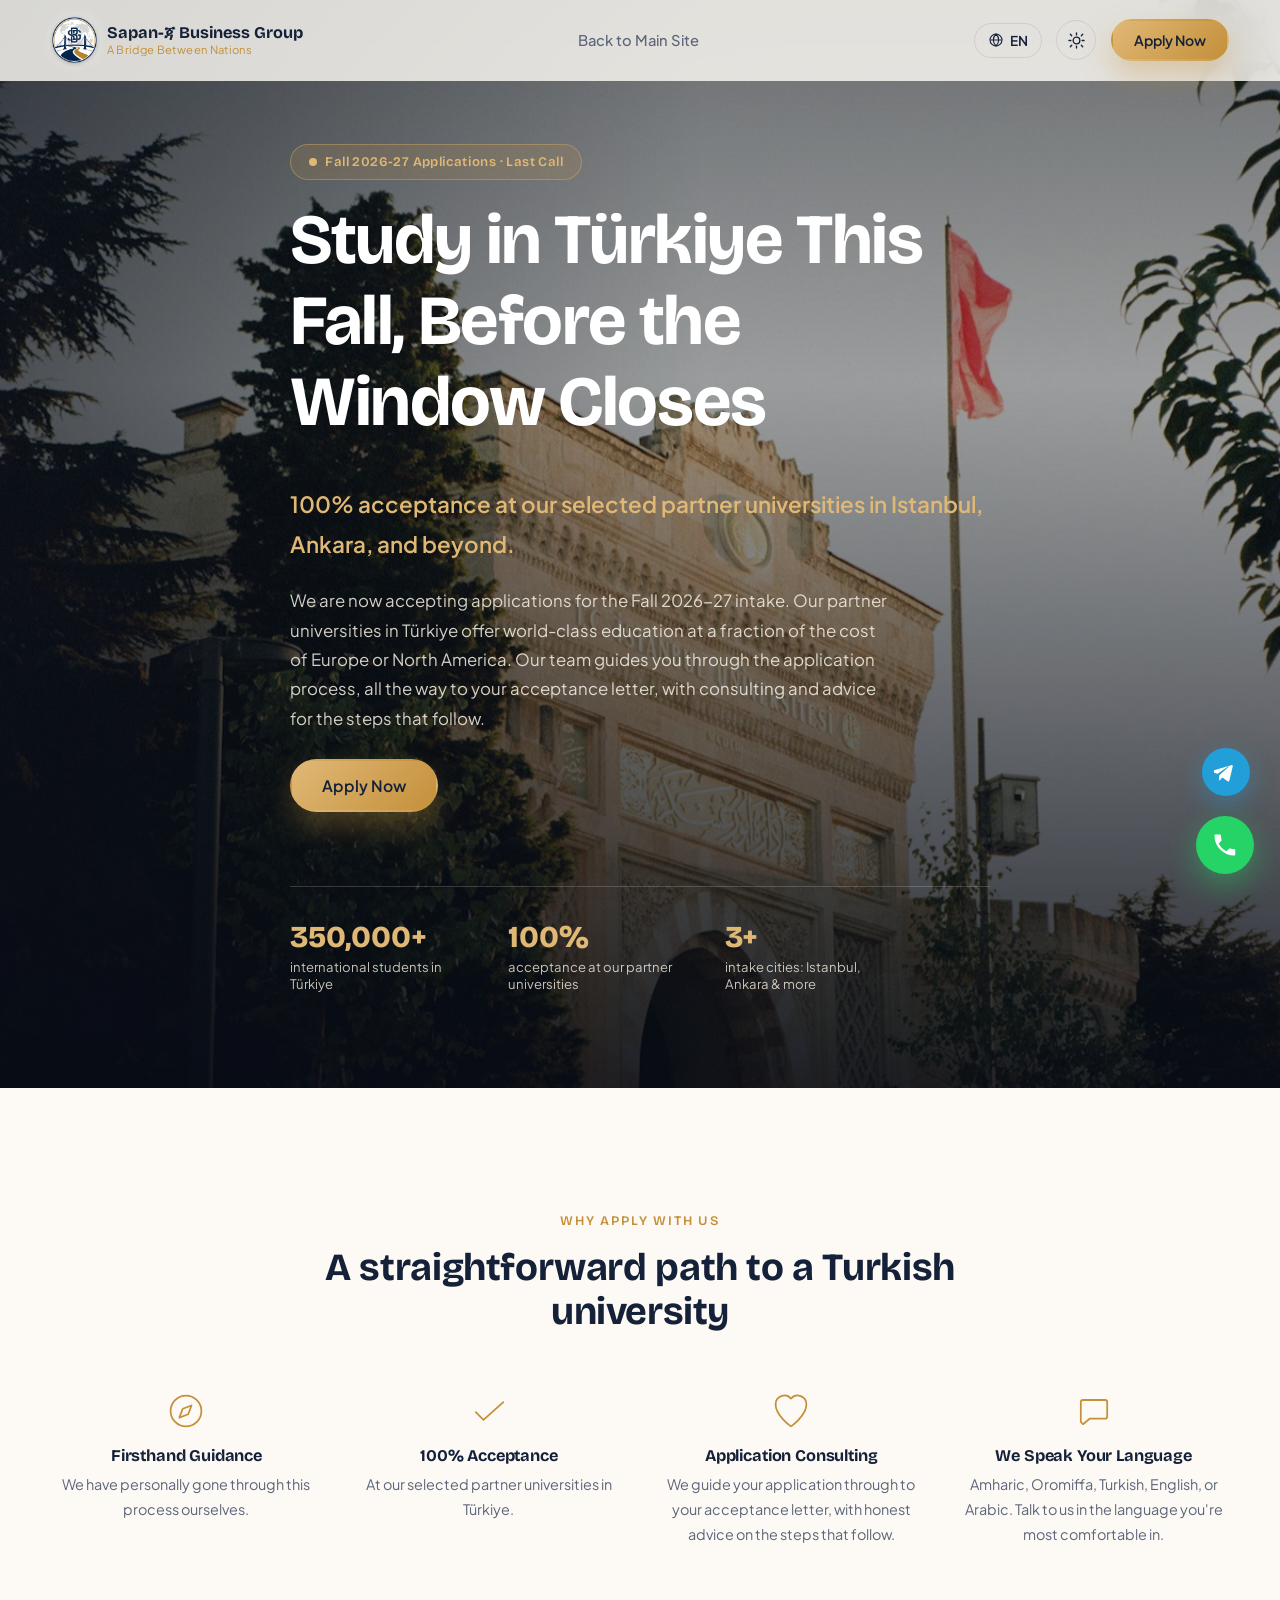
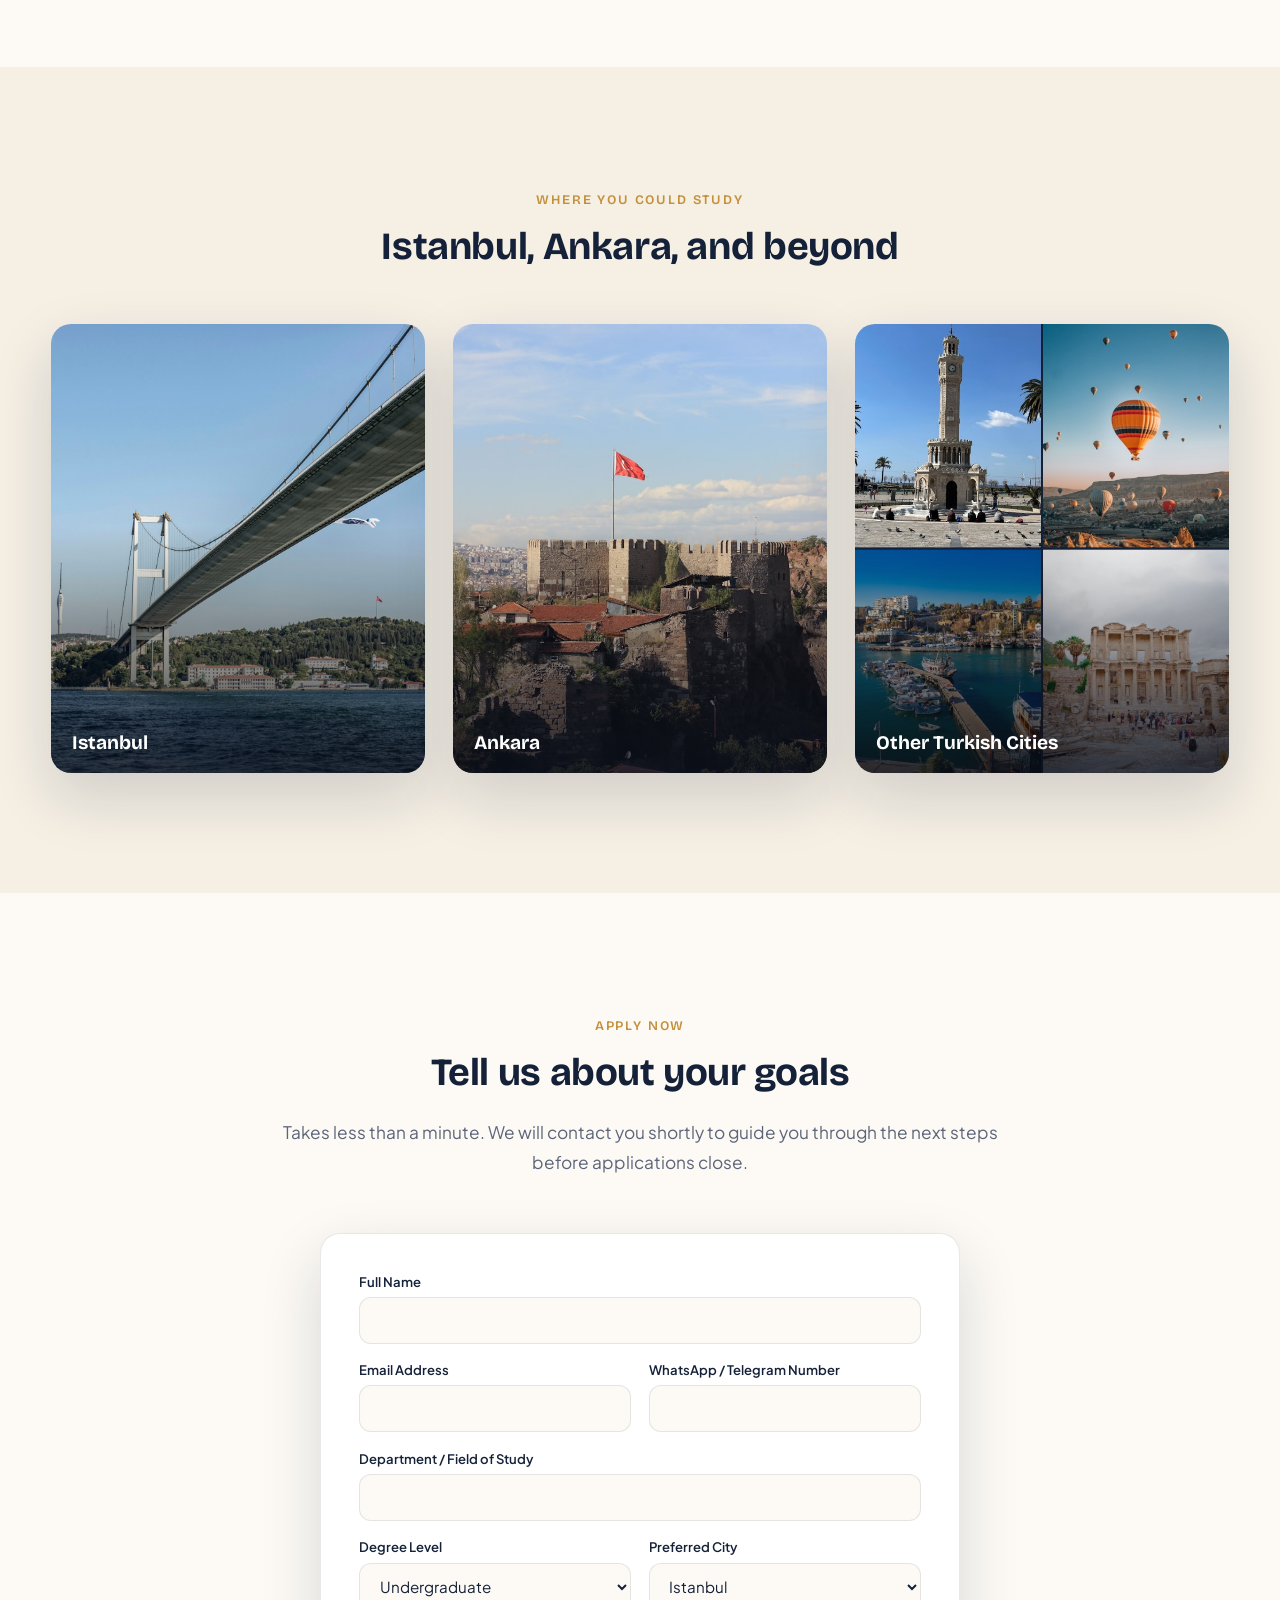
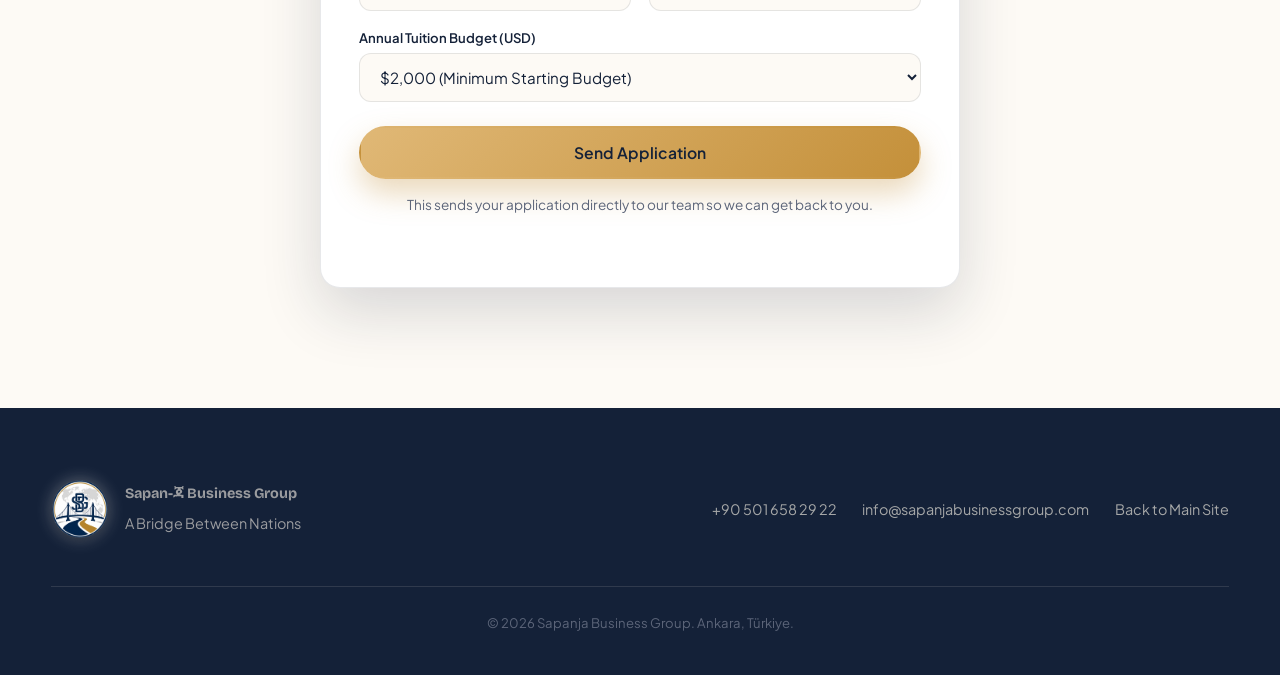
<file: apply.html>
<!DOCTYPE html>
<html lang="en">
<head>
<meta charset="UTF-8">
<meta name="viewport" content="width=device-width, initial-scale=1.0">
<title>Fall 2026-27 Applications | Sapanja Business Group</title>
<meta name="description" content="Applications for Fall 2026-27 are open. 100% acceptance at our selected partner universities in Istanbul, Ankara, and beyond. Apply now, last call before the window closes.">
<link rel="icon" type="image/png" href="assets/logo-icon.png">

<meta property="og:title" content="Fall 2026-27 Applications Are Open | Sapanja Business Group">
<meta property="og:description" content="100% acceptance at our selected partner universities in Istanbul, Ankara, and beyond. Apply now.">
<meta property="og:image" content="assets/images/education-university.jpg">
<meta property="og:type" content="website">

<link rel="preconnect" href="https://fonts.googleapis.com">
<link rel="preconnect" href="https://fonts.gstatic.com" crossorigin>
<link href="https://fonts.googleapis.com/css2?family=Bricolage+Grotesque:opsz,wght@12..96,400..800&family=Plus+Jakarta+Sans:ital,wght@0,400;0,500;0,600;0,700;0,800;1,500&family=Noto+Sans+Ethiopic:wght@400;500;600;700;800&display=swap" rel="stylesheet">

<link rel="stylesheet" href="css/styles.css">
<link rel="stylesheet" href="css/apply.css">
</head>
<body>

<div id="preloader" aria-hidden="true">
  <div class="preloader-badge">
    <video class="preloader-video" src="assets/animation.mp4" autoplay muted playsinline></video>
  </div>
  <p class="preloader-text">A Bridge Between Nations</p>
</div>

<header class="site-header" id="siteHeader">
  <div class="container header-inner">
    <a href="/" class="brand">
      <img src="assets/logo-icon.png" alt="Sapanja Business Group" class="brand-logo">
      <span class="brand-text">
        <span class="brand-name">Sapan-ጃ Business Group</span>
        <span class="brand-tag" data-i18n="footer.tagline">A Bridge Between Nations</span>
      </span>
    </a>

    <nav class="main-nav apply-nav">
      <a href="/" data-i18n="nav.back">Back to Main Site</a>
    </nav>

    <div class="header-actions">
      <div class="lang-switch" id="langSwitch">
        <button type="button" class="lang-current" id="langButton" aria-haspopup="listbox" aria-expanded="false">
          <svg viewBox="0 0 24 24" class="icon-globe"><circle cx="12" cy="12" r="9"/><path d="M3 12h18M12 3c2.5 2.5 4 6 4 9s-1.5 6.5-4 9c-2.5-2.5-4-6-4-9s1.5-6.5 4-9Z"/></svg>
          <span id="langLabel">EN</span>
        </button>
        <ul class="lang-menu" id="langMenu" role="listbox" aria-label="Select language">
          <li role="option" data-lang="en">English</li>
          <li role="option" data-lang="tr">Türkçe</li>
          <li role="option" data-lang="am">አማርኛ</li>
        </ul>
      </div>

      <button type="button" class="theme-toggle" id="themeToggle" aria-label="Toggle dark mode">
        <svg class="icon-sun" viewBox="0 0 24 24"><circle cx="12" cy="12" r="4.2"/><path d="M12 2.5v2.4M12 19.1v2.4M4.2 4.2l1.7 1.7M18.1 18.1l1.7 1.7M2.5 12h2.4M19.1 12h2.4M4.2 19.8l1.7-1.7M18.1 5.9l1.7-1.7" stroke-linecap="round"/></svg>
        <svg class="icon-moon" viewBox="0 0 24 24"><path d="M20.2 14.6A8.4 8.4 0 1 1 9.4 3.8a6.7 6.7 0 0 0 10.8 10.8Z"/></svg>
      </button>

      <a class="btn btn-gold header-cta" href="#apply-form" data-i18n="hero.cta">Apply Now</a>
    </div>
  </div>
</header>

<!-- HERO -->
<section class="hero apply-hero" id="home">
  <div class="hero-media">
    <img src="assets/images/education-university.jpg" alt="Istanbul University historic gate" class="hero-img">
    <div class="hero-scrim"></div>
  </div>

  <div class="container hero-inner">
    <span class="urgency-badge reveal"><i></i><span data-i18n="hero.eyebrow">Fall 2026-27 Applications · Last Call</span></span>
    <h1 class="hero-headline reveal" data-i18n="hero.headline">Study in Türkiye This Fall, Before the Window Closes</h1>
    <p class="hero-subheadline reveal" data-i18n="hero.subheadline">100% acceptance at our selected partner universities in Istanbul, Ankara, and beyond.</p>
    <p class="hero-body reveal" data-i18n="hero.body">We are now accepting applications for the Fall 2026-27 intake.</p>

    <div class="hero-cta reveal">
      <a href="#apply-form" class="btn btn-gold" data-i18n="hero.cta">Apply Now</a>
    </div>
    <p class="trust-line reveal">
      <svg viewBox="0 0 24 24"><path d="M12 3l7 3v6c0 4.5-3 8-7 9-4-1-7-4.5-7-9V6l7-3Z"/><path d="M9 12l2 2 4-4" stroke-linecap="round" stroke-linejoin="round"/></svg>
      <span data-i18n="hero.trust">No Payment Before Acceptance</span>
    </p>

    <div class="hero-stats reveal">
      <div class="hero-stat">
        <span class="hero-stat-num" data-i18n="hero.stat1.num">350,000+</span>
        <span class="hero-stat-label" data-i18n="hero.stat1.label">international students in Türkiye</span>
      </div>
      <div class="hero-stat">
        <span class="hero-stat-num" data-i18n="hero.stat2.num">100%</span>
        <span class="hero-stat-label" data-i18n="hero.stat2.label">acceptance at our partner universities</span>
      </div>
      <div class="hero-stat">
        <span class="hero-stat-num" data-i18n="hero.stat3.num">3+</span>
        <span class="hero-stat-label" data-i18n="hero.stat3.label">intake cities: Istanbul, Ankara &amp; more</span>
      </div>
    </div>
  </div>
</section>

<!-- WHY -->
<section class="section" id="why">
  <div class="container">
    <div class="section-head reveal">
      <p class="eyebrow" data-i18n="why.eyebrow">Why Apply With Us</p>
      <h2 data-i18n="why.headline">A straightforward path to a Turkish university</h2>
    </div>

    <div class="why-grid reveal">
      <div class="value-row">
        <svg viewBox="0 0 40 40" class="value-icon"><circle cx="20" cy="20" r="14"/><path d="M25 15l-3 8-8 3 3-8 8-3Z"/></svg>
        <div><h3 data-i18n="why.item1.title">Firsthand Guidance</h3><p data-i18n="why.item1.desc">We have personally gone through this process ourselves.</p></div>
      </div>
      <div class="value-row">
        <svg viewBox="0 0 40 40" class="value-icon"><path d="M8 21l7 7L33 12" stroke-linecap="round" stroke-linejoin="round"/></svg>
        <div><h3 data-i18n="why.item2.title">100% Acceptance</h3><p data-i18n="why.item2.desc">At our selected partner universities in Türkiye.</p></div>
      </div>
      <div class="value-row">
        <svg viewBox="0 0 40 40" class="value-icon"><path d="M20 34S6 24 6 14a8 8 0 0 1 14-5.3A8 8 0 0 1 34 14c0 10-14 20-14 20Z"/></svg>
        <div><h3 data-i18n="why.item3.title">Application Consulting</h3><p data-i18n="why.item3.desc">We guide your application through to your acceptance letter, with honest advice on the steps that follow.</p></div>
      </div>
      <div class="value-row">
        <svg viewBox="0 0 40 40" class="value-icon"><path d="M8 30V12a2 2 0 0 1 2-2h20a2 2 0 0 1 2 2v13a2 2 0 0 1-2 2H16l-6 5Z"/></svg>
        <div><h3 data-i18n="why.item4.title">We Speak Your Language</h3><p data-i18n="why.item4.desc">Amharic, Oromiffa, Turkish, English, or Arabic. Talk to us in the language you're most comfortable in.</p></div>
      </div>
    </div>
  </div>
</section>

<!-- CITIES -->
<section class="section section-alt" id="cities">
  <div class="container">
    <div class="section-head reveal">
      <p class="eyebrow" data-i18n="cities.eyebrow">Where You Could Study</p>
      <h2 data-i18n="cities.headline">Istanbul, Ankara, and beyond</h2>
    </div>

    <div class="city-grid reveal">
      <div class="city-card">
        <img src="assets/images/hero-istanbul.jpg" alt="Istanbul, Türkiye" loading="lazy">
        <span class="city-name" data-i18n="cities.istanbul">Istanbul</span>
      </div>
      <div class="city-card">
        <img src="assets/images/ankara-castle.jpg" alt="Ankara, Türkiye" loading="lazy">
        <span class="city-name" data-i18n="cities.ankara">Ankara</span>
      </div>
      <div class="city-card">
        <img src="assets/images/turkey-cities-collage.jpg" alt="Izmir, Cappadocia, Antalya, and Ephesus, Türkiye" loading="lazy">
        <span class="city-name" data-i18n="cities.other">Other Turkish Cities</span>
      </div>
    </div>
  </div>
</section>

<!-- FORM -->
<section class="section" id="apply-form">
  <div class="container">
    <div class="section-head reveal">
      <p class="eyebrow" data-i18n="form.eyebrow">Apply Now</p>
      <h2 data-i18n="form.headline">Tell us about your goals</h2>
      <p class="section-intro" data-i18n="form.intro">Takes less than a minute. We will reach out on WhatsApp to guide you through the next steps before applications close.</p>
    </div>

    <form class="contact-form apply-form reveal" id="applyForm">
      <div class="form-field">
        <label for="fullName" data-i18n="form.fullName">Full Name</label>
        <input type="text" id="fullName" name="fullName" required>
      </div>
      <div class="form-row">
        <div class="form-field">
          <label for="email" data-i18n="form.email">Email Address</label>
          <input type="email" id="email" name="email" required>
        </div>
        <div class="form-field">
          <label for="phone" data-i18n="form.phone">WhatsApp / Telegram Number</label>
          <input type="tel" id="phone" name="phone" required>
        </div>
      </div>
      <div class="form-field">
        <label for="department" data-i18n="form.department">Department / Field of Study</label>
        <input type="text" id="department" name="department" required>
      </div>
      <div class="form-row">
        <div class="form-field">
          <label for="level" data-i18n="form.level">Degree Level</label>
          <select id="level" name="level">
            <option value="undergrad" data-i18n="form.level.undergrad">Undergraduate</option>
            <option value="masters" data-i18n="form.level.masters">Master's</option>
            <option value="phd" data-i18n="form.level.phd">PhD</option>
          </select>
        </div>
        <div class="form-field">
          <label for="city" data-i18n="form.city">Preferred City</label>
          <select id="city" name="city">
            <option value="istanbul" data-i18n="form.city.istanbul">Istanbul</option>
            <option value="ankara" data-i18n="form.city.ankara">Ankara</option>
            <option value="other" data-i18n="form.city.other">Other City</option>
          </select>
        </div>
      </div>
      <div class="form-field">
        <label for="budget" data-i18n="form.budget">Annual Tuition Budget (USD)</label>
        <select id="budget" name="budget">
          <option value="b1" data-i18n="form.budget.b1">$2,000 (Minimum Starting Budget)</option>
          <option value="b2" data-i18n="form.budget.b2">$2,000 - $4,000</option>
          <option value="b3" data-i18n="form.budget.b3">$4,000 - $6,000</option>
          <option value="b4" data-i18n="form.budget.b4">$6,000+</option>
        </select>
      </div>
      <button type="submit" class="btn btn-gold form-submit" data-i18n="form.submit">Send Application</button>
      <p class="form-note form-note-static" data-i18n="form.note">This sends your details to us on WhatsApp and saves a PDF copy for your records.</p>
      <p class="form-note" id="formNote"></p>
    </form>
  </div>
</section>

<!-- FOOTER -->
<footer class="site-footer">
  <div class="container footer-inner apply-footer-inner">
    <div class="footer-brand">
      <img src="assets/logo-icon.png" alt="Sapanja Business Group" class="footer-logo">
      <div class="footer-brand-text">
        <p class="footer-brand-name">Sapan-ጃ Business Group</p>
        <p data-i18n="footer.tagline">A Bridge Between Nations</p>
      </div>
    </div>

    <div class="footer-col">
      <a href="tel:+905016582922">+90 501 658 29 22</a>
      <a href="mailto:info@sapanjabusinessgroup.com">info@sapanjabusinessgroup.com</a>
      <a href="/" data-i18n="nav.back">Back to Main Site</a>
    </div>
  </div>
  <div class="footer-bottom">
    <p>&copy; <span id="year"></span> <span data-i18n="footer.rights">Sapanja Business Group. Ankara, Türkiye.</span></p>
  </div>
</footer>

<a href="https://t.me/+905016582922" target="_blank" rel="noopener" class="telegram-float" aria-label="Chat on Telegram">
  <svg viewBox="0 0 240 240"><path d="M186.6 68.2 154 205.2c-2.5 10.9-9.1 13.5-18.4 8.4l-51-37.6-24.6 23.7c-2.7 2.7-5 5-10.2 5l3.6-51.6 94.2-85.2c4.1-3.6-.9-5.7-6.4-2.1L36.8 138.2l-50.6-15.9c-11-3.5-11.2-11 2.3-16.2L172.5 51.6c9.2-3.4 17.2 2.2 14.1 16.6Z"/></svg>
</a>

<a href="https://wa.me/905016582922" target="_blank" rel="noopener" class="whatsapp-float" aria-label="Chat on WhatsApp">
  <svg viewBox="0 0 24 24"><path d="M6.6 10.8c1.4 2.8 3.8 5.1 6.6 6.6l2.2-2.2a1 1 0 0 1 1-.25 11 11 0 0 0 3.4.55 1 1 0 0 1 1 1V20a1 1 0 0 1-1 1A17 17 0 0 1 3 4a1 1 0 0 1 1-1h3.5a1 1 0 0 1 1 1 11 11 0 0 0 .55 3.4 1 1 0 0 1-.25 1L6.6 10.8Z"/></svg>
</a>

<button type="button" class="back-to-top" id="backToTop" aria-label="Back to top">
  <svg viewBox="0 0 24 24"><path d="M12 19V5M5 12l7-7 7 7"/></svg>
</button>

<div class="success-modal" id="successModal" aria-hidden="true">
  <div class="success-modal-backdrop" id="successModalBackdrop"></div>
  <div class="success-modal-card" role="dialog" aria-modal="true" aria-labelledby="successModalTitle">
    <span class="success-modal-check">
      <svg viewBox="0 0 24 24" fill="none" stroke="#fff" stroke-width="3" stroke-linecap="round" stroke-linejoin="round"><path d="M4 12l5 5L20 6"/></svg>
    </span>
    <h3 id="successModalTitle" data-i18n="modal.successTitle">Application Received</h3>
    <p data-i18n="modal.successBody">Thank you. Your application has reached our team and we will contact you on WhatsApp or Telegram shortly.</p>
    <a href="#" target="_blank" rel="noopener" class="btn btn-telegram success-modal-telegram" id="successModalTelegram">
      <svg viewBox="0 0 240 240" class="btn-icon"><path d="M186.6 68.2 154 205.2c-2.5 10.9-9.1 13.5-18.4 8.4l-51-37.6-24.6 23.7c-2.7 2.7-5 5-10.2 5l3.6-51.6 94.2-85.2c4.1-3.6-.9-5.7-6.4-2.1L36.8 138.2l-50.6-15.9c-11-3.5-11.2-11 2.3-16.2L172.5 51.6c9.2-3.4 17.2 2.2 14.1 16.6Z"/></svg>
      <span data-i18n="modal.telegramCta">Get Confirmation on Telegram</span>
    </a>
    <button type="button" class="btn btn-gold success-modal-close" id="successModalClose" data-i18n="modal.successClose">Done</button>
  </div>
</div>

<script src="js/apply-i18n.js"></script>
<script src="js/apply.js"></script>
</body>
</html>
</file>
<file: css/styles.css>
/* ===================================================================
   Sapanca Business Group - Stylesheet
=================================================================== */

:root{
  --navy: #142138;
  --navy-2: #1c2c4a;
  --gold: #c4903a;
  --gold-light: #e0b876;
  --sand: #f5efe4;
  --white: #fdfaf5;

  --bg: var(--white);
  --bg-alt: var(--sand);
  --surface: #ffffff;
  --text: #142138;
  --text-muted: #5c6579;
  --border: rgba(20,33,56,.10);
  --header-bg: rgba(253,250,245,.82);
  --shadow: 0 10px 30px rgba(20,33,56,.08);
  --shadow-lg: 0 24px 60px rgba(20,33,56,.16);

  --radius: 20px;
  --radius-sm: 12px;
  --ease: cubic-bezier(.16,1,.3,1);
}

:root[data-theme="dark"]{
  --bg: #0c1220;
  --bg-alt: #090e1a;
  --surface: #141d33;
  --text: #f3efe6;
  --text-muted: #a7b0c4;
  --border: rgba(245,239,228,.10);
  --header-bg: rgba(12,18,32,.82);
  --shadow: 0 10px 30px rgba(0,0,0,.4);
  --shadow-lg: 0 26px 70px rgba(0,0,0,.55);
  --gold: #dcae63;
}

*,*::before,*::after{ box-sizing: border-box; }
html{ scroll-behavior: smooth; }
body{
  margin:0;
  font-family:'Plus Jakarta Sans', system-ui, sans-serif;
  background: var(--bg);
  color: var(--text);
  transition: background-color .35s var(--ease), color .35s var(--ease);
  overflow-x: hidden;
  -webkit-font-smoothing: antialiased;
}
h1,h2,h3,h4{
  font-family:'Bricolage Grotesque', 'Plus Jakarta Sans', sans-serif;
  font-weight: 700;
  color: var(--text);
  line-height: 1.15;
  letter-spacing: -.01em;
  margin: 0 0 .6em;
}
p{ color: var(--text-muted); line-height: 1.75; margin: 0 0 1.1em; }
a{ color: inherit; text-decoration: none; }
img{ max-width:100%; display:block; }
ul{ list-style:none; margin:0; padding:0; }
button{ font-family: inherit; cursor:pointer; }

html[data-current-lang="am"] body{ font-family:'Noto Sans Ethiopic','Plus Jakarta Sans',sans-serif; }
html[data-current-lang="am"] h1,
html[data-current-lang="am"] h2,
html[data-current-lang="am"] h3,
html[data-current-lang="am"] h4{ font-family:'Noto Sans Ethiopic','Bricolage Grotesque',sans-serif; }

.container{
  width: min(1200px, 92%);
  margin-inline: auto;
}

.eyebrow{
  display:inline-block;
  font-family:'Bricolage Grotesque',sans-serif;
  font-weight:600;
  font-size:.82rem;
  letter-spacing:.14em;
  text-transform:uppercase;
  color: var(--gold);
  margin-bottom: .9em;
}
.eyebrow-light{ color: var(--gold-light); }

.section{ padding: 7.5rem 0; }
.section-alt{ background: var(--bg-alt); }
.section-dark{
  background: linear-gradient(165deg, var(--navy) 0%, #0d1526 100%);
  color: var(--sand);
  padding-bottom: 5rem;
}
.section-dark h2, .section-dark h3{ color: var(--white); }
.section-dark p{ color: rgba(245,239,228,.78); }

.section-head{ max-width: 720px; margin: 0 auto 3.5rem; text-align:center; }
.section-head h2{ font-size: clamp(1.9rem, 3vw, 2.7rem); }
.section-intro{ font-size: 1.08rem; }

/* ---------- Buttons ---------- */
.btn{
  display:inline-flex;
  align-items:center;
  gap:.5em;
  padding: .95em 1.9em;
  border-radius: 999px;
  font-weight:600;
  font-size:.98rem;
  border: 2px solid transparent;
  transition: transform .3s var(--ease), box-shadow .3s var(--ease), background-color .3s var(--ease), color .3s var(--ease), border-color .3s var(--ease);
  white-space: nowrap;
}
.btn:hover{ transform: translateY(-3px); }
.btn-gold{
  background: linear-gradient(135deg, var(--gold-light), var(--gold));
  color: var(--navy);
  box-shadow: 0 14px 30px rgba(196,144,58,.35);
}
.btn-gold:hover{ box-shadow: 0 18px 38px rgba(196,144,58,.48); }
.btn-outline-light{
  color: #fff;
  border-color: rgba(255,255,255,.55);
}
.btn-outline-light:hover{ background: rgba(255,255,255,.1); border-color:#fff; }
.btn-whatsapp{
  background:#25D366;
  color:#fff;
  box-shadow: 0 14px 28px rgba(37,211,102,.35);
}
.btn-telegram{
  background:#229ED9;
  color:#fff;
  box-shadow: 0 14px 28px rgba(34,158,217,.35);
}
.btn-icon{ width:1.15em; height:1.15em; fill:currentColor; }
.contact-cta-row{ display:flex; gap:1rem; flex-wrap:wrap; }

/* ---------- Header ---------- */
.site-header{
  position: fixed; inset: 0 0 auto 0; z-index: 500;
  backdrop-filter: blur(16px);
  background: var(--header-bg);
  border-bottom: 1px solid transparent;
  transition: border-color .3s var(--ease), background-color .3s var(--ease);
}
.site-header.scrolled{ border-color: var(--border); box-shadow: 0 4px 24px rgba(0,0,0,.05); }
.header-inner{
  display:flex; align-items:center; justify-content:space-between;
  height: 80px;
  gap: 1.5rem;
}
.brand{ display:flex; align-items:center; gap:.6rem; min-width:0; flex-shrink:1; }
.brand-logo{
  width:46px; height:46px; object-fit:contain; flex-shrink:0;
  filter: drop-shadow(0 1px 2px rgba(0,0,0,.22)) drop-shadow(0 0 7px rgba(255,255,255,.45));
}
.brand-text{ display:flex; flex-direction:column; line-height:1.15; min-width:0; overflow:hidden; }
.brand-name{
  font-family:'Bricolage Grotesque',sans-serif; font-weight:700; font-size:1.02rem; color:var(--text);
  white-space:nowrap; overflow:hidden; text-overflow:ellipsis;
}
.brand-tag{ font-size:.7rem; color: var(--gold); letter-spacing:.03em; white-space:nowrap; overflow:hidden; text-overflow:ellipsis; }

.main-nav{ display:flex; align-items:center; gap:1.6rem; margin-inline:auto; }
.main-nav a{
  font-size:.92rem; font-weight:500; color: var(--text-muted);
  position:relative; padding: .3rem 0; white-space:nowrap;
  transition: color .25s var(--ease);
}
.main-nav a::after{
  content:''; position:absolute; left:0; right:100%; bottom:-2px; height:2px;
  background: var(--gold); transition: right .3s var(--ease);
}
.main-nav a:hover{ color: var(--text); }
.main-nav a:hover::after{ right:0; }

.nav-apply-link{
  display:inline-flex; align-items:center; gap:.45rem;
  color: var(--gold) !important; font-weight:700;
}
.nav-apply-link i{
  width:7px; height:7px; border-radius:50%; background: var(--gold); flex-shrink:0;
  animation: urgencyPulse 1.6s infinite;
}
@keyframes urgencyPulse{
  0%,100%{ box-shadow: 0 0 0 0 rgba(196,144,58,.5); }
  50%{ box-shadow: 0 0 0 5px rgba(196,144,58,0); }
}

.header-actions{ display:flex; align-items:center; gap: .9rem; flex-shrink:0; }

.lang-switch{ position:relative; }
.lang-current{
  display:flex; align-items:center; gap:.4rem;
  background: transparent; border:1px solid var(--border);
  color: var(--text); padding:.5rem .8rem; border-radius: 999px;
  font-size:.85rem; font-weight:600;
  transition: border-color .25s var(--ease);
}
.lang-current:hover{ border-color: var(--gold); }
.icon-globe{ width:16px; height:16px; fill:none; stroke:currentColor; stroke-width:1.6; }
.lang-menu{
  position:absolute; top: calc(100% + 10px); right:0;
  background: var(--surface); border:1px solid var(--border);
  border-radius: var(--radius-sm); box-shadow: var(--shadow-lg);
  min-width:150px; overflow:hidden;
  opacity:0; visibility:hidden; transform: translateY(-8px);
  transition: all .25s var(--ease);
}
.lang-switch.open .lang-menu{ opacity:1; visibility:visible; transform:translateY(0); }
.lang-menu li{
  padding:.75rem 1rem; font-size:.9rem; font-weight:500;
  cursor:pointer; transition: background-color .2s;
  color: var(--text);
}
.lang-menu li:hover{ background: var(--bg-alt); }
.lang-menu li.active{ color: var(--gold); font-weight:700; }

.theme-toggle{
  width:40px; height:40px; border-radius:50%;
  border:1px solid var(--border); background: transparent;
  display:flex; align-items:center; justify-content:center;
  color: var(--text);
  transition: border-color .25s var(--ease);
}
.theme-toggle:hover{ border-color: var(--gold); }
.theme-toggle svg{ width:19px; height:19px; fill:none; stroke:currentColor; stroke-width:1.7; }
.icon-moon{ display:none; }
:root[data-theme="dark"] .icon-sun{ display:none; }
:root[data-theme="dark"] .icon-moon{ display:block; }

.header-cta{ padding:.7em 1.5em; font-size:.88rem; }

.hamburger{
  display:none; width:40px; height:40px; border:none; background:transparent;
  flex-direction:column; align-items:center; justify-content:center; gap:5px;
}
.hamburger span{
  width:22px; height:2px; background: var(--text); border-radius:2px;
  transition: transform .3s var(--ease), opacity .3s var(--ease);
}
.hamburger.open span:nth-child(1){ transform: translateY(7px) rotate(45deg); }
.hamburger.open span:nth-child(2){ opacity:0; }
.hamburger.open span:nth-child(3){ transform: translateY(-7px) rotate(-45deg); }

/* ---------- Hero (photo-backed) ---------- */
.hero{
  position: relative;
  min-height: 100vh;
  display:flex; align-items:flex-end;
  padding: 9rem 0 6rem;
  overflow:hidden;
  isolation: isolate;
}
.hero-media{ position:absolute; inset:0; z-index:-1; }
.hero-media picture{ display:block; width:100%; height:100%; }
.hero-img{
  width:100%; height:100%; object-fit:cover; object-position: center 50%;
  transform: scale(1.06);
  animation: heroZoom 22s ease-out forwards;
}
@keyframes heroZoom{ to{ transform: scale(1); } }
.hero-scrim{
  position:absolute; inset:0;
  background:
    linear-gradient(180deg, rgba(10,15,26,.55) 0%, rgba(10,15,26,.35) 35%, rgba(8,12,22,.88) 100%),
    linear-gradient(90deg, rgba(8,12,22,.55) 0%, rgba(8,12,22,.05) 55%);
}
.hero-inner{ position:relative; z-index:1; max-width: 760px; }
.hero-headline{
  font-size: clamp(2.5rem, 5.6vw, 4.4rem);
  font-weight:700;
  letter-spacing:-.02em;
  color: #fff;
}
.hero-subheadline{ font-size: clamp(1.1rem, 1.8vw, 1.4rem); color: var(--gold-light); font-weight:600; margin-bottom:1em; }
.hero-body{ max-width: 600px; font-size:1.05rem; color: rgba(245,239,228,.86); }
.hero-cta{ display:flex; gap:1rem; flex-wrap:wrap; margin-top: 1.6rem; }

.scroll-cue{
  position:absolute; bottom: 1.6rem; left:50%; transform: translateX(-50%);
  width:26px; height:42px; border:2px solid rgba(255,255,255,.55); border-radius:20px;
  z-index:1;
}
.scroll-cue span{
  position:absolute; top:7px; left:50%; width:4px; height:8px; border-radius:2px;
  background: var(--gold-light); transform: translateX(-50%);
  animation: scrollcue 1.8s infinite;
}
@keyframes scrollcue{
  0%{ opacity:1; top:7px; } 70%{opacity:0;} 100%{ opacity:0; top:20px; }
}

/* ---------- Marquee ---------- */
.marquee{
  background: var(--navy); overflow:hidden; white-space:nowrap;
  border-bottom: 1px solid rgba(245,239,228,.08);
}
.marquee-track{
  display:inline-flex; align-items:center; gap: 2.5rem;
  padding: .85rem 0;
  animation: marqueeScroll 32s linear infinite;
  width: max-content;
}
.marquee-track span{
  font-family:'Bricolage Grotesque',sans-serif; font-weight:600; font-size:.95rem;
  letter-spacing:.08em; text-transform:uppercase; color: rgba(245,239,228,.75);
}
.marquee-track i{ width:5px; height:5px; border-radius:50%; background: var(--gold); display:inline-block; }
@keyframes marqueeScroll{ from{ transform: translateX(0); } to{ transform: translateX(-50%); } }

/* ---------- Stats strip ---------- */
.stats-strip{ background: var(--bg); padding: 3.5rem 0; }
.stats-grid{ display:grid; grid-template-columns: repeat(4,1fr); gap: 1.25rem; }
.stat-card{
  background: var(--surface); border:1px solid var(--border); border-radius: var(--radius);
  padding: 1.8rem 1.4rem; box-shadow: var(--shadow); text-align:center;
  transition: transform .35s var(--ease), box-shadow .35s var(--ease);
}
.stat-card:hover{ transform: translateY(-6px); box-shadow: var(--shadow-lg); }
.stat-num, .stat-num-plain{
  font-family:'Bricolage Grotesque',sans-serif; font-weight:800; font-size:2rem; color: var(--navy);
  display:inline;
}
.stat-plus{ font-family:'Bricolage Grotesque',sans-serif; font-weight:800; font-size:2rem; color: var(--gold); }
:root[data-theme="dark"] .stat-num, :root[data-theme="dark"] .stat-num-plain{ color: var(--gold-light); }
.stat-label{ font-size:.82rem; color: var(--text-muted); display:block; margin-top:.4rem; }

/* ---------- About ---------- */
.about-grid{ display:grid; grid-template-columns: .95fr 1.05fr; gap: 4.5rem; align-items:center; }
.about-media{ position:relative; border-radius: var(--radius); overflow:hidden; box-shadow: var(--shadow-lg); aspect-ratio: 4/5; }
.about-media img{ width:100%; height:100%; object-fit:cover; }
.about-media-caption{
  position:absolute; left:1.2rem; bottom:1.2rem;
  display:flex; align-items:center; gap:.5rem;
  background: rgba(12,18,32,.65); backdrop-filter: blur(8px);
  color:#fff; font-size:.85rem; font-weight:600;
  padding:.55rem 1rem; border-radius:999px;
}
.pin-icon{ width:15px; height:15px; fill:none; stroke: var(--gold-light); stroke-width:1.8; }
.about-copy h2{ font-size: clamp(1.9rem,3vw,2.6rem); }

.value-list{ margin-top: 2rem; display:grid; gap: 1.4rem; }
.value-row{ display:flex; gap:1.1rem; align-items:flex-start; }
.value-icon{ width:40px; height:40px; flex-shrink:0; fill:none; stroke: var(--gold); stroke-width:1.6; stroke-linecap:round; stroke-linejoin:round; }
.value-row h3{ font-size:1.02rem; margin-bottom:.25rem; }
.value-row p{ font-size:.9rem; margin:0; }

/* ---------- Services ---------- */
.service-block{
  display:grid; grid-template-columns: .9fr 1.1fr; gap:3.5rem; align-items:center;
  margin-bottom: 5.5rem;
}
.service-block:last-child{ margin-bottom:0; }
.service-block.reverse{ direction: rtl; }
.service-block.reverse > *{ direction: ltr; }
.service-media{
  position:relative; aspect-ratio: 4/3.2; border-radius: var(--radius);
  overflow:hidden; box-shadow: var(--shadow-lg);
}
.service-media img{ width:100%; height:100%; object-fit:cover; transition: transform .6s var(--ease); }
.service-block:hover .service-media img{ transform: scale(1.06); }
.service-media::after{
  content:''; position:absolute; inset:0;
  background: linear-gradient(180deg, rgba(10,15,26,.05) 40%, rgba(10,15,26,.75) 100%);
}
.service-number{
  position:absolute; top:1.2rem; left:1.4rem; z-index:2;
  font-family:'Bricolage Grotesque',sans-serif;
  font-size:1.6rem; font-weight:800; color: rgba(255,255,255,.9);
}
.service-badge{
  position:absolute; top:1.1rem; right:1.2rem; z-index:2;
  width:48px; height:48px; border-radius:50%;
  background: linear-gradient(135deg, var(--gold-light), var(--gold));
  display:flex; align-items:center; justify-content:center;
  box-shadow: 0 8px 22px rgba(0,0,0,.25);
}
.service-badge svg{ width:26px; height:26px; fill:none; stroke: var(--navy); stroke-width:1.7; stroke-linejoin:round; stroke-linecap:round; }
.service-caption{
  position:absolute; left:1.4rem; bottom:1.2rem; z-index:2;
  color:#fff; font-weight:600; font-size:.95rem;
}
.service-copy h3{ font-size: clamp(1.5rem,2.2vw,1.9rem); }
.service-tagline{ font-weight:600; color: var(--gold); font-size:1.02rem; margin-bottom:1em; }
.service-list{ display:grid; grid-template-columns: 1fr 1fr; gap:.6rem .8rem; margin-top:1.3rem; }
.service-list li{
  font-size:.92rem; color: var(--text); display:flex; gap:.55rem; align-items:flex-start;
}
.service-list li::before{
  content:''; flex-shrink:0; width:7px; height:7px; margin-top:.5em; border-radius:50%;
  background: var(--gold);
}

/* ---------- Additional services ---------- */
.additional-grid{ display:grid; grid-template-columns: repeat(3,1fr); gap: 1.75rem; }
.additional-card{
  background: var(--surface); border:1px solid var(--border); border-radius: var(--radius);
  padding: 2.2rem; box-shadow: var(--shadow);
  transition: transform .3s var(--ease), box-shadow .3s var(--ease);
}
.additional-card:hover{ transform: translateY(-6px); box-shadow: var(--shadow-lg); }
.additional-icon{ width:38px; height:38px; fill:none; stroke: var(--gold); stroke-width:1.8; stroke-linejoin:round; stroke-linecap:round; margin-bottom:1.1rem; }
.additional-card h3{ font-size:1.15rem; }
.additional-card p{ font-size:.92rem; }

/* ---------- Corridor ---------- */
.corridor-grid{ display:grid; grid-template-columns: 1.05fr .95fr; gap:4rem; align-items:center; margin-bottom: 4rem; }
.corridor-grid h2{ font-size: clamp(1.9rem,3vw,2.5rem); }
.corridor-statement{ font-family:'Bricolage Grotesque',sans-serif; font-weight:700; font-size:1.3rem; color: var(--gold-light); margin-top:1.4em; }

.corridor-photos{ position:relative; height: 420px; }
.corridor-photo{
  position:absolute; object-fit:cover; border-radius: var(--radius);
  box-shadow: 0 20px 50px rgba(0,0,0,.4); border: 3px solid rgba(245,239,228,.08);
}
.photo-a{ width:62%; height:75%; top:0; left:0; z-index:1; }
.photo-b{ width:52%; height:55%; bottom:0; right:0; z-index:2; }
.photo-c{ width:34%; height:34%; top:8%; right:4%; z-index:3; }

.corridor-facts{ display:grid; grid-template-columns: repeat(4,1fr); gap:1.1rem; }
.fact{
  background: rgba(245,239,228,.05); border:1px solid rgba(245,239,228,.12);
  border-radius: var(--radius-sm); padding:1.3rem 1.4rem;
}
.fact-num{ display:block; font-family:'Bricolage Grotesque',sans-serif; font-weight:800; color: var(--gold-light); font-size:1.5rem; margin-bottom:.4rem; }
.fact span:last-child{ color: rgba(245,239,228,.78); font-size:.88rem; }

/* ---------- Travel band ---------- */
.travel-band{ position:relative; height: 40vh; min-height:280px; overflow:hidden; }
.travel-band img{ width:100%; height:100%; object-fit:cover; }
.travel-band-scrim{ position:absolute; inset:0; background: linear-gradient(90deg, rgba(10,15,26,.75), rgba(10,15,26,.15)); }
.travel-band p{
  position:absolute; left: 6%; bottom: 2.2rem; max-width: 32rem;
  font-family:'Bricolage Grotesque',sans-serif; font-weight:700;
  font-size: clamp(1.2rem, 2.4vw, 1.7rem); color:#fff; margin:0;
}

/* ---------- Process ---------- */
.process-grid{ display:grid; grid-template-columns: repeat(4,1fr); gap:1.75rem; }
.process-step{
  position:relative; padding: 2.4rem 1.6rem 1.8rem; border-radius: var(--radius);
  background: var(--surface); border:1px solid var(--border); box-shadow: var(--shadow);
  transition: transform .35s var(--ease), box-shadow .35s var(--ease);
}
.process-step:hover{ transform: translateY(-6px); box-shadow: var(--shadow-lg); }
.process-num{
  display:block; font-family:'Bricolage Grotesque',sans-serif; font-weight:800;
  font-size:2.2rem; color: var(--gold); opacity:.85;
  margin-bottom:1rem;
}
.process-step h3{ font-size:1.08rem; }
.process-step p{ font-size:.9rem; margin:0; }

/* ---------- Contact ---------- */
.contact-grid{ display:grid; grid-template-columns: .95fr 1.05fr; gap:4rem; align-items:start; }
.contact-list{ margin: 2rem 0; display:grid; gap:1.3rem; }
.contact-list li{ display:flex; gap:1rem; align-items:flex-start; }
.contact-icon{ width:22px; height:22px; fill:none; stroke: var(--gold); stroke-width:1.6; flex-shrink:0; margin-top:.2rem; }
.contact-label{ display:block; font-size:.78rem; text-transform:uppercase; letter-spacing:.06em; color: var(--text-muted); margin-bottom:.15rem; }
.contact-list strong{ font-size:1.02rem; font-weight:600; }
.contact-list a:hover strong{ color: var(--gold); }

.contact-form{
  background: var(--surface); border:1px solid var(--border); border-radius: var(--radius);
  padding: 2.4rem; box-shadow: var(--shadow-lg);
}
.form-row{ display:grid; grid-template-columns:1fr 1fr; gap:1.1rem; }
.form-field{ margin-bottom:1.1rem; }
.form-field label{
  display:block; font-size:.82rem; font-weight:600; color: var(--text); margin-bottom:.45rem;
}
.form-field input, .form-field select, .form-field textarea{
  width:100%; padding:.85em 1em; border-radius: var(--radius-sm);
  border:1px solid var(--border); background: var(--bg);
  color: var(--text); font-family:inherit; font-size:.95rem;
  transition: border-color .25s var(--ease), box-shadow .25s var(--ease);
}
.form-field input:focus, .form-field select:focus, .form-field textarea:focus{
  outline:none; border-color: var(--gold); box-shadow: 0 0 0 3px rgba(196,144,58,.18);
}
.form-field textarea{ resize: vertical; min-height:100px; }
.form-submit{ width:100%; justify-content:center; margin-top:.4rem; }
.form-note{ text-align:center; margin: .9rem 0 0; font-size:.88rem; color: var(--gold); min-height:1.2em; }
.form-note-error{ color: #c0503a; }

/* ---------- Footer ---------- */
.site-footer{ background: var(--navy); color: rgba(245,239,228,.8); padding-top: 4.5rem; }
:root[data-theme="dark"] .site-footer{ background:#080d18; }
.footer-inner{
  display:grid; grid-template-columns: 1.4fr 1fr 1fr 1fr; gap:2.5rem;
  padding-bottom: 3rem; border-bottom:1px solid rgba(245,239,228,.12);
}
.footer-brand{ display:flex; align-items:center; gap:1rem; }
.footer-logo{
  width:58px; height:58px; object-fit:contain; flex-shrink:0;
  filter: drop-shadow(0 2px 4px rgba(0,0,0,.3)) drop-shadow(0 0 8px rgba(255,255,255,.35));
}
.footer-brand-text{ display:flex; flex-direction:column; gap:.3rem; }
.footer-brand-name{
  font-family:'Bricolage Grotesque','Noto Sans Ethiopic',sans-serif; font-weight:700;
  color: var(--white); font-size:1.25rem; margin:0;
}
.footer-brand p{ color: rgba(245,239,228,.6); font-size:.9rem; margin:0; }
.footer-col h4{ color: var(--white); font-size:.92rem; text-transform:uppercase; letter-spacing:.06em; margin-bottom:1.1rem; font-family:'Bricolage Grotesque',sans-serif; }
.footer-col{ display:flex; flex-direction:column; gap:.7rem; font-size:.9rem; }
.footer-col a, .footer-col span{ color: rgba(245,239,228,.65); transition: color .2s; }
.footer-col a:hover{ color: var(--gold-light); }
.footer-langs{ display:flex; gap:.6rem; }
.footer-langs button{
  border:1px solid rgba(245,239,228,.25); background:transparent; color: rgba(245,239,228,.7);
  padding:.4rem .8rem; border-radius:999px; font-size:.8rem; font-weight:600;
  transition: all .2s;
}
.footer-langs button:hover, .footer-langs button.active{ border-color: var(--gold); color: var(--gold-light); }
.footer-bottom{ text-align:center; padding: 1.6rem 0; font-size:.82rem; color: rgba(245,239,228,.5); }

/* ---------- Floating elements ---------- */
.whatsapp-float{
  position: fixed; right: 1.6rem; bottom: 1.6rem; z-index:400;
  width:58px; height:58px; border-radius:50%;
  background:#25D366; display:flex; align-items:center; justify-content:center;
  box-shadow: 0 10px 30px rgba(37,211,102,.45);
  animation: floatPulse 2.6s infinite;
}
.whatsapp-float svg{ width:28px; height:28px; fill:#fff; }
@keyframes floatPulse{
  0%,100%{ box-shadow: 0 10px 30px rgba(37,211,102,.45); }
  50%{ box-shadow: 0 10px 30px rgba(37,211,102,.75), 0 0 0 8px rgba(37,211,102,.12); }
}

.telegram-float{
  position: fixed; right: 1.9rem; bottom: 6.5rem; z-index:400;
  width:48px; height:48px; border-radius:50%;
  background:#229ED9; display:flex; align-items:center; justify-content:center;
  box-shadow: 0 8px 24px rgba(34,158,217,.4);
  transition: transform .25s var(--ease), box-shadow .25s var(--ease);
}
.telegram-float:hover{ transform: translateY(-3px); box-shadow: 0 12px 28px rgba(34,158,217,.5); }
.telegram-float svg{ width:24px; height:24px; fill:#fff; }

.back-to-top{
  position: fixed; right: 1.6rem; bottom: 10.6rem; z-index:400;
  width:44px; height:44px; border-radius:50%; border:1px solid var(--border);
  background: var(--surface); color: var(--text); box-shadow: var(--shadow);
  display:flex; align-items:center; justify-content:center;
  opacity:0; visibility:hidden; transform: translateY(10px);
  transition: all .3s var(--ease);
}
.back-to-top.visible{ opacity:1; visibility:visible; transform:translateY(0); }
.back-to-top svg{ width:18px; height:18px; fill:none; stroke:currentColor; stroke-width:2; stroke-linecap:round; stroke-linejoin:round; }

/* ---------- Preloader ---------- */
#preloader{
  position:fixed; inset:0; z-index:9999; background: var(--sand);
  display:flex; flex-direction:column; align-items:center; justify-content:center; gap:1.3rem;
  transition: opacity .6s var(--ease), visibility .6s var(--ease);
}
#preloader.done{ opacity:0; visibility:hidden; }
.preloader-badge{
  width: min(280px, 56vw); height: min(280px, 56vw);
  border-radius:50%; overflow:hidden;
  box-shadow: 0 12px 40px rgba(20,33,56,.2);
  background: var(--sand);
}
.preloader-video{
  width:100%; height:100%; object-fit:cover; display:block;
  transform: scale(1.24);
  mix-blend-mode: multiply;
}
.preloader-text{
  display:flex; flex-direction:column; align-items:center; gap:.55rem;
  font-family:'Bricolage Grotesque',sans-serif; font-weight:700;
  color: var(--navy); text-transform:uppercase; letter-spacing:.16em;
  font-size: clamp(.78rem, 2vw, .98rem); margin:0;
  opacity:0; transform: translateY(10px);
  animation: preloaderTextIn .5s cubic-bezier(.16,1,.3,1) .15s forwards;
}
.preloader-text::after{
  content:''; width:0; height:2px; background: var(--gold); border-radius:2px;
  animation: preloaderLineIn .4s cubic-bezier(.16,1,.3,1) .5s forwards;
}
@keyframes preloaderTextIn{ to{ opacity:1; transform: translateY(0); } }
@keyframes preloaderLineIn{ to{ width:46px; } }

/* ---------- Reveal animation ---------- */
.reveal{ opacity:0; transform: translateY(28px); transition: opacity .7s var(--ease), transform .7s var(--ease); }
.reveal.in{ opacity:1; transform: translateY(0); }

/* ===================================================================
   Responsive
=================================================================== */
@media (max-width: 1024px){
  .about-grid, .corridor-grid, .contact-grid{ grid-template-columns: 1fr; gap:3rem; }
  .about-media{ aspect-ratio: 16/9; }
  .corridor-photos{ height: 320px; }
  .service-block, .service-block.reverse{ direction: ltr; grid-template-columns: 1fr; }
  .service-media{ max-width: 480px; }
  .process-grid{ grid-template-columns: 1fr 1fr; }
  .additional-grid{ grid-template-columns: 1fr 1fr; }
  .footer-inner{ grid-template-columns: 1fr 1fr; }
  .stats-grid{ grid-template-columns: 1fr 1fr; }
  .corridor-facts{ grid-template-columns: 1fr 1fr; }
}

@media (max-width: 1040px){
  .main-nav{ display:none; }
  .hamburger{ display:flex; }
  .header-cta{ display:none; }

  .main-nav.open{
    display:flex; flex-direction:column; align-items:flex-start; gap:0;
    position:fixed; top:80px; left:0; right:0; height: calc(100vh - 80px);
    background: var(--bg); padding: 1rem 6% 2rem; z-index:400;
    overflow-y:auto; margin:0;
  }
  .main-nav.open a{
    width:100%; padding: 1.1rem 0; border-bottom:1px solid var(--border); font-size:1.05rem;
  }
}

@media (max-width: 640px){
  html{ font-size: 14.5px; }

  .container{ width: 90%; }
  .section{ padding: 3.5rem 0; }
  .section-head{ margin-bottom: 2.4rem; }
  .section-head h2, .about-copy h2, .corridor-grid h2{ font-size: 1.7rem; }
  .eyebrow{ font-size:.72rem; margin-bottom:.7em; }

  .hero{ padding-top:6.5rem; padding-bottom:3.5rem; min-height: 72vh; text-align:left; align-items:flex-end; }
  .hero-img{ object-position: center 46%; transform: scale(1.01); }
  .hero-headline{ font-size: 1.9rem; line-height:1.2; }
  .hero-subheadline{ font-size: .98rem; }
  .hero-body{ font-size: .88rem; }
  .hero-cta{ margin-top: 1.2rem; gap:.7rem; }
  .hero-cta .btn{ padding:.8em 1.4em; font-size:.85rem; }

  .btn{ padding:.85em 1.6em; font-size:.9rem; }

  .stats-grid{ grid-template-columns: 1fr 1fr; gap:.85rem; }
  .stat-card{ padding: 1.2rem 1rem; }
  .stat-num, .stat-num-plain, .stat-plus{ font-size:1.4rem; }
  .stat-label{ font-size:.72rem; }

  .about-media{ aspect-ratio: 16/10; }
  .value-icon{ width:32px; height:32px; }
  .value-row h3{ font-size:.92rem; }
  .value-row p{ font-size:.82rem; }

  .service-copy h3{ font-size:1.25rem; }
  .service-tagline{ font-size:.92rem; }
  .service-badge{ width:38px; height:38px; }
  .service-badge svg{ width:20px; height:20px; }
  .service-number{ font-size:1.2rem; }

  .additional-card{ padding: 1.6rem; }

  .process-grid{ grid-template-columns: 1fr; }
  .process-step{ padding: 1.8rem 1.3rem 1.4rem; }
  .process-num{ font-size:1.6rem; }

  .additional-grid{ grid-template-columns: 1fr; }
  .service-list{ grid-template-columns: 1fr; }
  .form-row{ grid-template-columns: 1fr; }
  .footer-inner{ grid-template-columns: 1fr; text-align:left; }
  .contact-form{ padding: 1.6rem; }
  .brand-tag{ display:none; }
  .brand-logo{ width:36px; height:36px; }
  .brand-name{ font-size:.92rem; }

  .corridor-facts{ grid-template-columns: 1fr; gap:.8rem; }
  .fact{ padding:1rem 1.1rem; }
  .fact-num{ font-size:1.2rem; }
  .fact span:last-child{ font-size:.82rem; }
  .corridor-photos{ height: 240px; }
  .corridor-statement{ font-size:1.05rem; }

  .travel-band{ height:30vh; min-height:200px; }
  .travel-band p{ left: 5%; right:5%; font-size:1.1rem; }
}
</file>
<file: css/apply.css>
/* ===================================================================
   Sapanja Business Group - Fall 2026-27 application page
=================================================================== */

/* ---------- Success modal ---------- */
.success-modal{
  position:fixed; inset:0; z-index:9998;
  display:flex; align-items:center; justify-content:center; padding:1.5rem;
  opacity:0; visibility:hidden; transition: opacity .3s var(--ease), visibility .3s var(--ease);
}
.success-modal.open{ opacity:1; visibility:visible; }
.success-modal-backdrop{
  position:absolute; inset:0; background: rgba(10,15,26,.6); backdrop-filter: blur(4px);
}
.success-modal-card{
  position:relative; z-index:1; background: var(--surface); color: var(--text);
  border-radius: var(--radius); box-shadow: var(--shadow-lg);
  padding: 2.6rem 2.2rem 2.2rem; max-width: 420px; width:100%; text-align:center;
  transform: translateY(18px) scale(.96); opacity:0;
  transition: transform .35s var(--ease), opacity .35s var(--ease);
}
.success-modal.open .success-modal-card{ transform: translateY(0) scale(1); opacity:1; }
.success-modal-check{
  display:flex; align-items:center; justify-content:center;
  width:64px; height:64px; border-radius:50%; margin:0 auto 1.2rem;
  background: linear-gradient(135deg,#3fb87f,#2a9d63);
  box-shadow: 0 10px 24px rgba(42,157,99,.35);
}
.success-modal-check svg{ width:30px; height:30px; }
.success-modal-card h3{
  font-family:'Bricolage Grotesque',sans-serif; font-size:1.35rem; margin-bottom:.7rem;
}
.success-modal-card p{ color: var(--text-muted); font-size:.96rem; line-height:1.6; margin-bottom:1.6rem; }
.success-modal-close{ width:100%; justify-content:center; }
.success-modal-telegram{
  width:100%; justify-content:center; margin-bottom:.8rem; display:none;
}
.success-modal-telegram.visible{ display:inline-flex; }

.apply-nav{ margin-inline:auto; }
.apply-nav a{
  font-size:.92rem; font-weight:500; color: var(--text-muted);
  transition: color .25s var(--ease);
}
.apply-nav a:hover{ color: var(--text); }

/* ---------- Hero ---------- */
.apply-hero{ min-height: 88vh; }
.apply-hero .hero-img{ object-position: center 20%; }
.apply-hero .hero-inner{ max-width: 700px; }

.urgency-badge{
  display:inline-flex; align-items:center; gap:.55rem;
  background: rgba(196,144,58,.16); border:1px solid rgba(220,174,99,.4);
  color: var(--gold-light); font-family:'Bricolage Grotesque',sans-serif;
  font-weight:600; font-size:.82rem; letter-spacing:.03em;
  padding:.55rem 1.1rem; border-radius:999px; margin-bottom:1.3rem;
}
.urgency-badge i{
  width:8px; height:8px; border-radius:50%; background: var(--gold-light);
  animation: urgencyPulse 1.6s infinite;
}
@keyframes urgencyPulse{
  0%,100%{ box-shadow: 0 0 0 0 rgba(220,174,99,.55); }
  50%{ box-shadow: 0 0 0 6px rgba(220,174,99,0); }
}

.trust-line{
  display:flex; align-items:center; gap:.55rem; margin:1.1rem 0 0;
  color: rgba(245,239,228,.8); font-size:.9rem; font-weight:600;
}
.trust-line svg{ width:18px; height:18px; fill:none; stroke: var(--gold-light); stroke-width:1.8; flex-shrink:0; }

.hero-stats{ display:flex; gap: 2.6rem; flex-wrap:wrap; padding-top:2rem; margin-top:2rem; border-top:1px solid rgba(255,255,255,.18); }
.hero-stat{ display:flex; flex-direction:column; }
.hero-stat-num{ font-family:'Bricolage Grotesque',sans-serif; font-weight:800; font-size:1.9rem; color: var(--gold-light); }
.hero-stat-label{ font-size:.82rem; color: rgba(245,239,228,.8); display:block; margin-top:.15rem; max-width:11rem; }

/* ---------- Why grid ---------- */
.why-grid{ display:grid; grid-template-columns: repeat(4, 1fr); gap: 2rem; }
.why-grid .value-row{ flex-direction:column; text-align:center; align-items:center; gap:.9rem; }
.why-grid .value-icon{ width:44px; height:44px; }
.why-grid h3{ font-size:1.02rem; margin-bottom:.35rem; }
.why-grid p{ font-size:.9rem; }

/* ---------- City cards ---------- */
.city-grid{ display:grid; grid-template-columns: repeat(3, 1fr); gap: 1.75rem; }
.city-card{
  position:relative; aspect-ratio: 3/3.6; border-radius: var(--radius);
  overflow:hidden; box-shadow: var(--shadow-lg);
}
.city-card img{ width:100%; height:100%; object-fit:cover; transition: transform .5s var(--ease); }
.city-card:hover img{ transform: scale(1.06); }
.city-card::after{
  content:''; position:absolute; inset:0;
  background: linear-gradient(180deg, rgba(10,15,26,0) 45%, rgba(10,15,26,.82) 100%);
}
.city-name{
  position:absolute; left:1.3rem; bottom:1.2rem; z-index:2;
  color:#fff; font-family:'Bricolage Grotesque',sans-serif; font-weight:700; font-size:1.2rem;
}
/* ---------- Form ---------- */
.apply-form{ max-width: 640px; margin: 0 auto; }
.form-note-static{ color: var(--text-muted); font-size:.85rem; }
.form-note-error{ color: #c0503a; }

/* ---------- Footer ---------- */
.apply-footer-inner{ grid-template-columns: 1fr auto; align-items:center; }
.apply-footer-inner .footer-col{ flex-direction:row; gap:1.6rem; }

@media (max-width: 1024px){
  .why-grid{ grid-template-columns: 1fr 1fr; }
  .city-grid{ grid-template-columns: 1fr; }
  .apply-footer-inner{ grid-template-columns: 1fr; gap:1.5rem; text-align:center; }
  .apply-footer-inner .footer-col{ justify-content:center; }
}

@media (max-width: 640px){
  .why-grid{ grid-template-columns: 1fr; }
  .hero-stats{ gap:1.6rem; }
  .apply-footer-inner .footer-col{ flex-direction:column; gap:.7rem; }
}
</file>
